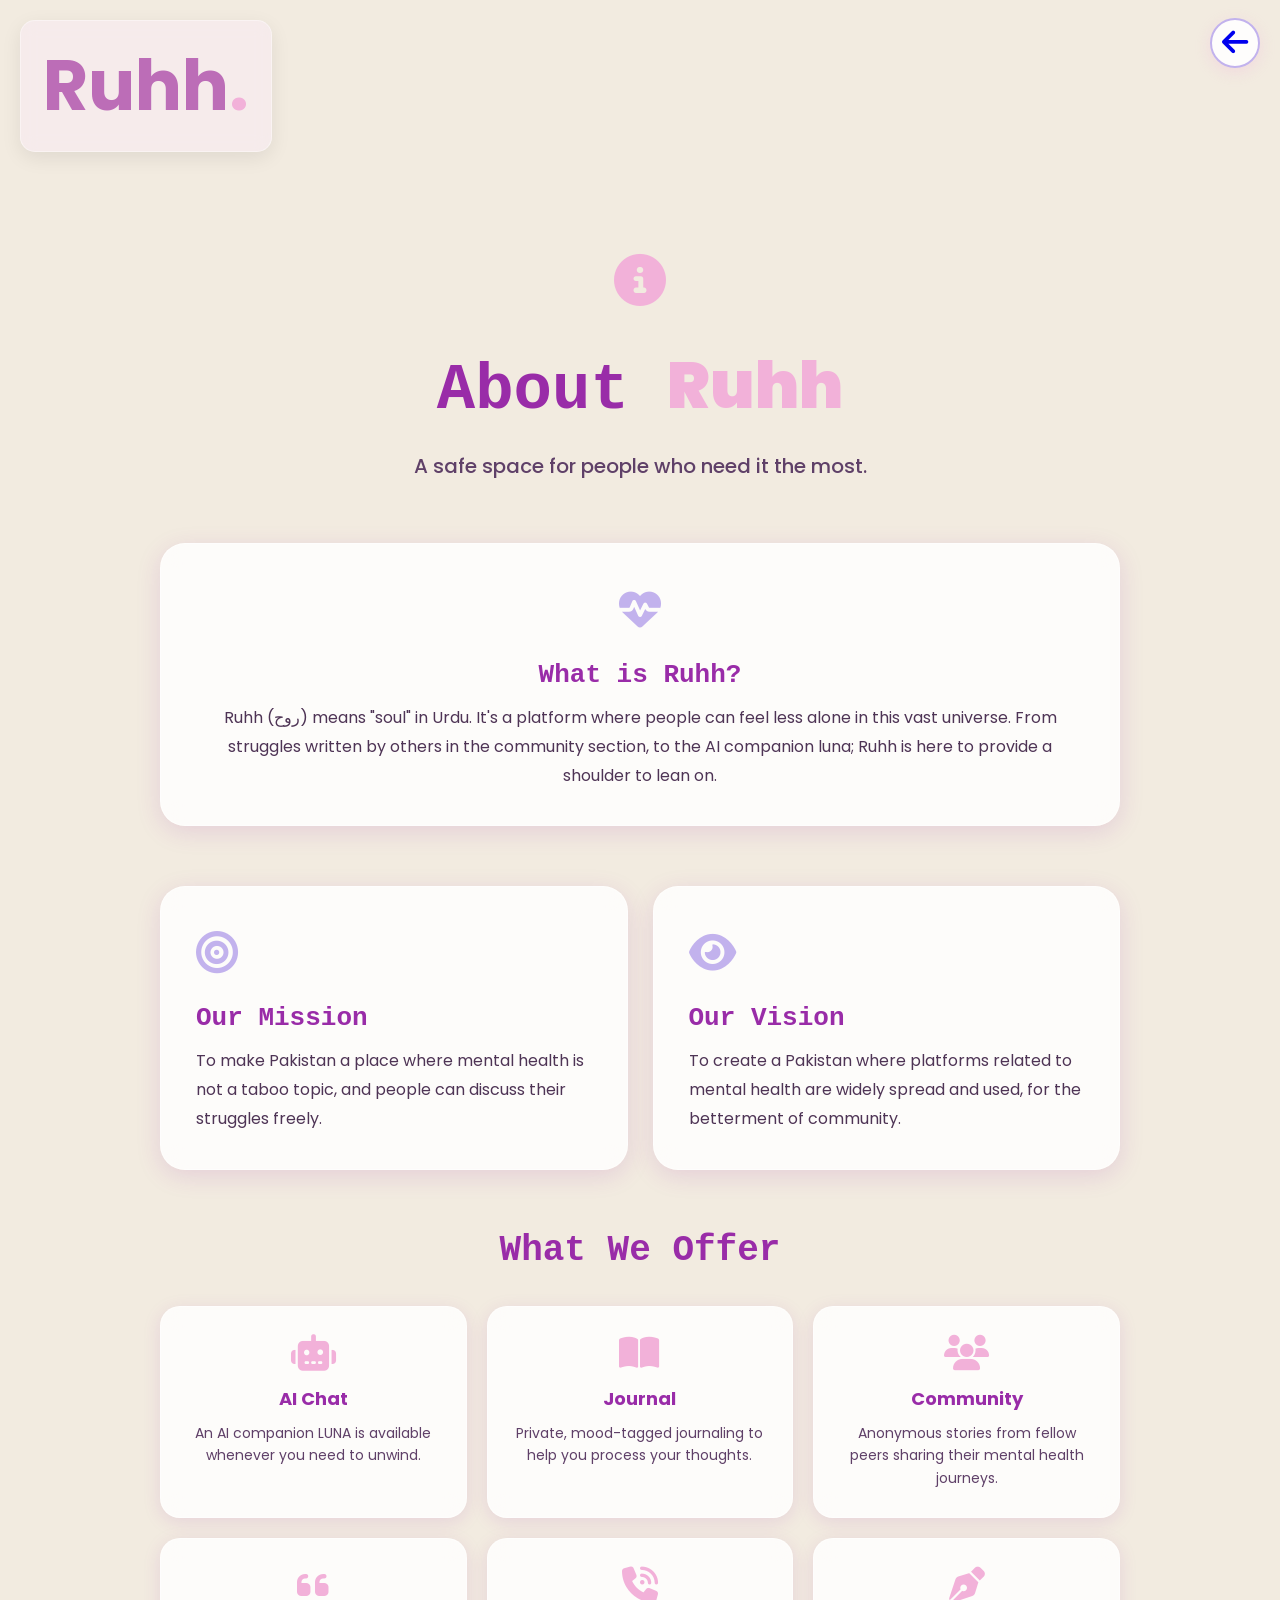
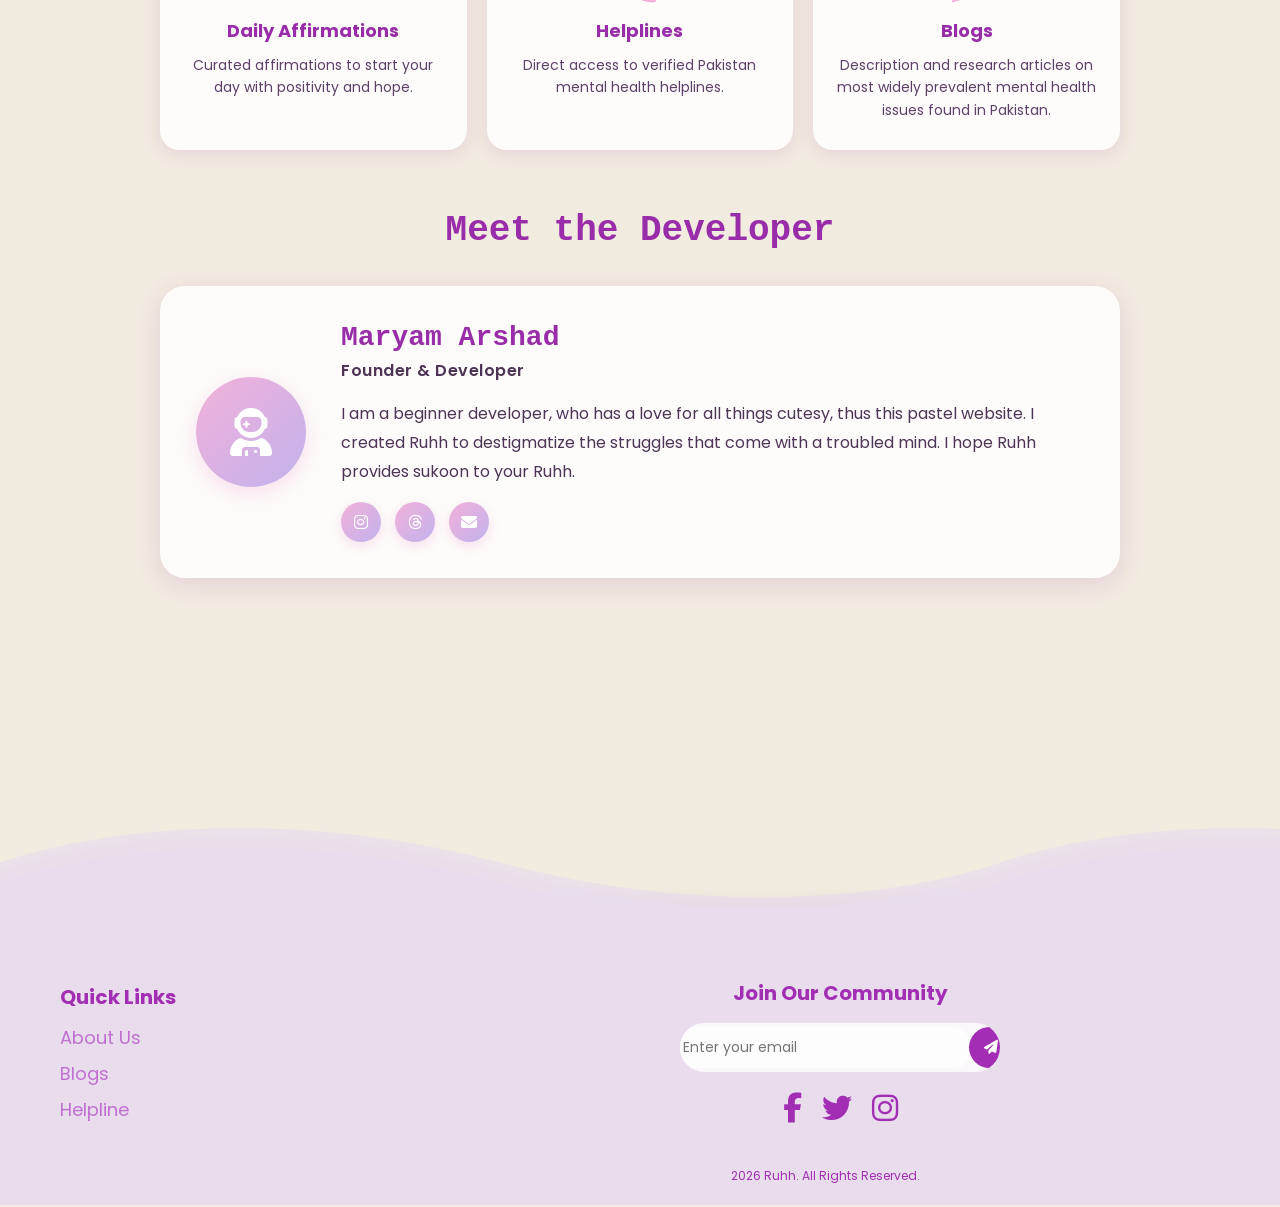
<file: about.html>
<!DOCTYPE html>
<html lang="en">
<head>
    <meta charset="UTF-8">
    <meta name="viewport" content="width=device-width, initial-scale=1.0">
    <link rel="preconnect" href="https://fonts.googleapis.com">
        <link href="https://fonts.googleapis.com/css2?family=Poppins:wght@400;500;600;700;800;900&display=swap" rel="stylesheet">
    <link href="https://cdnjs.cloudflare.com/ajax/libs/font-awesome/6.5.0/css/all.min.css" rel="stylesheet">
    <title>About Us — Ruhh</title>
    <link rel="stylesheet" href="about.css">
</head>
<body>

<a href="landing.html" class="logo"><h1>Ruhh<span>.</span></h1></a>

<div class="back-btn">
    <a href="dashboard.php"><i class="fas fa-arrow-left"></i></a>
</div>

<section class="hero">
    <div class="hero-content">
     <div class="hero-icon"><i class="fa-solid fa-circle-info"></i></div>
        <h1 class="hero-title">About <span>Ruhh</span></h1>
        <p class="hero-sub">A safe space for people who need it the most.</p>
    </div>
</section>


<section class="section">
    <div class="glass-card wide">
        <div class="card-icon"><i class="fa-solid fa-heart-pulse"></i></div>
        <h2>What is Ruhh?</h2>
        <p>
            Ruhh (روح) means "soul" in Urdu. It's a platform where people can feel less alone in this vast universe. From struggles written by others in the community section, to the AI companion luna; Ruhh is here to provide a shoulder to lean on. 
            
        </p>
    </div>
</section>


<section class="section two-col">
    <div class="glass-card">
        <div class="card-icon"><i class="fa-solid fa-bullseye"></i></div>
        <h2>Our Mission</h2>
        <p>
            To make Pakistan a place where mental health is not a taboo topic, and people can discuss their struggles freely. 
        
        </p>
    </div>
    <div class="glass-card">
        <div class="card-icon"><i class="fa-solid fa-eye"></i></div>
        <h2>Our Vision</h2>
        <p>
    To create a Pakistan where platforms related to mental health are widely spread and used, for the betterment of community.        
    
        </p>
    </div>
</section>

<section class="section">
    <h2 class="section-title">What We Offer</h2>
    <div class="features-grid">
        <div class="feature-card">
            <i class="fa-solid fa-robot"></i>
            <h3>AI Chat</h3>
            <p> An AI companion LUNA is available whenever you need to unwind.</p>
        </div>
        <div class="feature-card">
            <i class="fa-solid fa-book-open"></i>
            <h3>Journal</h3>
            <p>Private, mood-tagged journaling to help you process your thoughts.</p>
        </div>
        <div class="feature-card">
            <i class="fa-solid fa-users"></i>
            <h3>Community</h3>
            <p>Anonymous stories from fellow peers sharing their mental health journeys.</p>
        </div>
        <div class="feature-card">
            <i class="fa-solid fa-quote-left"></i>
            <h3>Daily Affirmations</h3>
            <p>Curated affirmations to start your day with positivity and hope.</p>
        </div>
        <div class="feature-card">
            <i class="fa-solid fa-phone-volume"></i>
            <h3>Helplines</h3>
            <p>Direct access to verified Pakistan mental health helplines.</p>
        </div>
        <div class="feature-card">
            <i class="fa-solid fa-pen-nib"></i>
            <h3>Blogs</h3>
            <p>Description and research articles on most widely prevalent mental health issues found in Pakistan.</p>
        </div>
    </div>
</section>


<section class="section">
    <h2 class="section-title">Meet the Developer</h2>
    <div class="glass-card creator-card">
        <div class="creator-avatar">
            <i class="fa-solid fa-user-astronaut"></i>
        </div>
        <div class="creator-info">
            <h2>Maryam Arshad</h2>
            <p class="creator-role">Founder &amp; Developer</p>
            <p class="creator-bio">
                
                I am a beginner developer, who has a love for all things cutesy, thus this pastel website. I created Ruhh to destigmatize the struggles that come with a troubled mind. I hope Ruhh provides sukoon to your Ruhh. 
            </p>
            <div class="creator-socials">
                <a href="https://www.instagram.com/enraged.maryam?igsh=a2I5MWw2OWY5ZWIw"><i class="fa-brands fa-instagram"></i></a>
                <a href="https://www.threads.com/@enraged.maryam"><i class="fa-brands fa-threads"></i></a>
                <a href="mailto:006ayeshaarshad@gmail.com"><i class="fa-solid fa-envelope"></i></a>
            </div>
        </div>
    </div>
</section>

<!-- SPACER -->
<div class="spacer"></div>

<footer class="footer">
  <div class="waves">
    <div class="wave" id="wave1"></div>
    <div class="wave" id="wave2"></div>
    <div class="wave" id="wave3"></div>
    <div class="wave" id="wave4"></div>
  </div>

  <div class="footer-links">
    <h3>Quick Links</h3>
    <a href="about.html">About Us</a>
    <a href="blogs.html">Blogs</a>
    <a href="helplines.html">Helpline</a>
  </div>

  <div class="footer-center">
    <div class="footer-top">
      <h3>Join Our Community</h3>
    </div>
    <form class="sub" id="subscribe-form">
      <input type="email" name="email" id="email-input" placeholder="Enter your email" required>
      <button type="submit"><i class="fas fa-paper-plane"></i></button>
    </form>
    <p id="subscribe-msg" style="display:none; color:#a22fb3; font-size:13px; margin-top:8px; font-family:monospace;"></p>
    <div class="socials">
      <a href="#"><i class="fa-brands fa-facebook-f"></i></a>
      <a href="#"><i class="fa-brands fa-twitter"></i></a>
      <a href="#"><i class="fa-brands fa-instagram"></i></a>
    </div>
  </div>

  <div class="footer-bottom">
    <p>2026 Ruhh. All Rights Reserved.</p>
  </div>
</footer>


<script>
document.getElementById("subscribe-form").addEventListener("submit", function(e) {
    e.preventDefault();
    const email = document.getElementById("email-input").value.trim();
    const msg = document.getElementById("subscribe-msg");
    const btn = this.querySelector("button");
    if (!email) return;
    btn.disabled = true;
    btn.innerHTML = '<i class="fas fa-spinner fa-spin"></i>';
    fetch("subscribe.php", {
        method: "POST",
        headers: { "Content-Type": "application/json" },
        body: JSON.stringify({ email })
    })
    .then(r => r.json())
    .then(data => {
        msg.style.display = "block";
        msg.textContent = data.success ? "💜 Thank you! You're now part of our community." : "Something went wrong.";
        document.getElementById("email-input").value = "";
        btn.disabled = false;
        btn.innerHTML = '<i class="fas fa-paper-plane"></i>';
        setTimeout(() => msg.style.display = "none", 4000);
    });
});
</script>
</body>
</html>
</file>
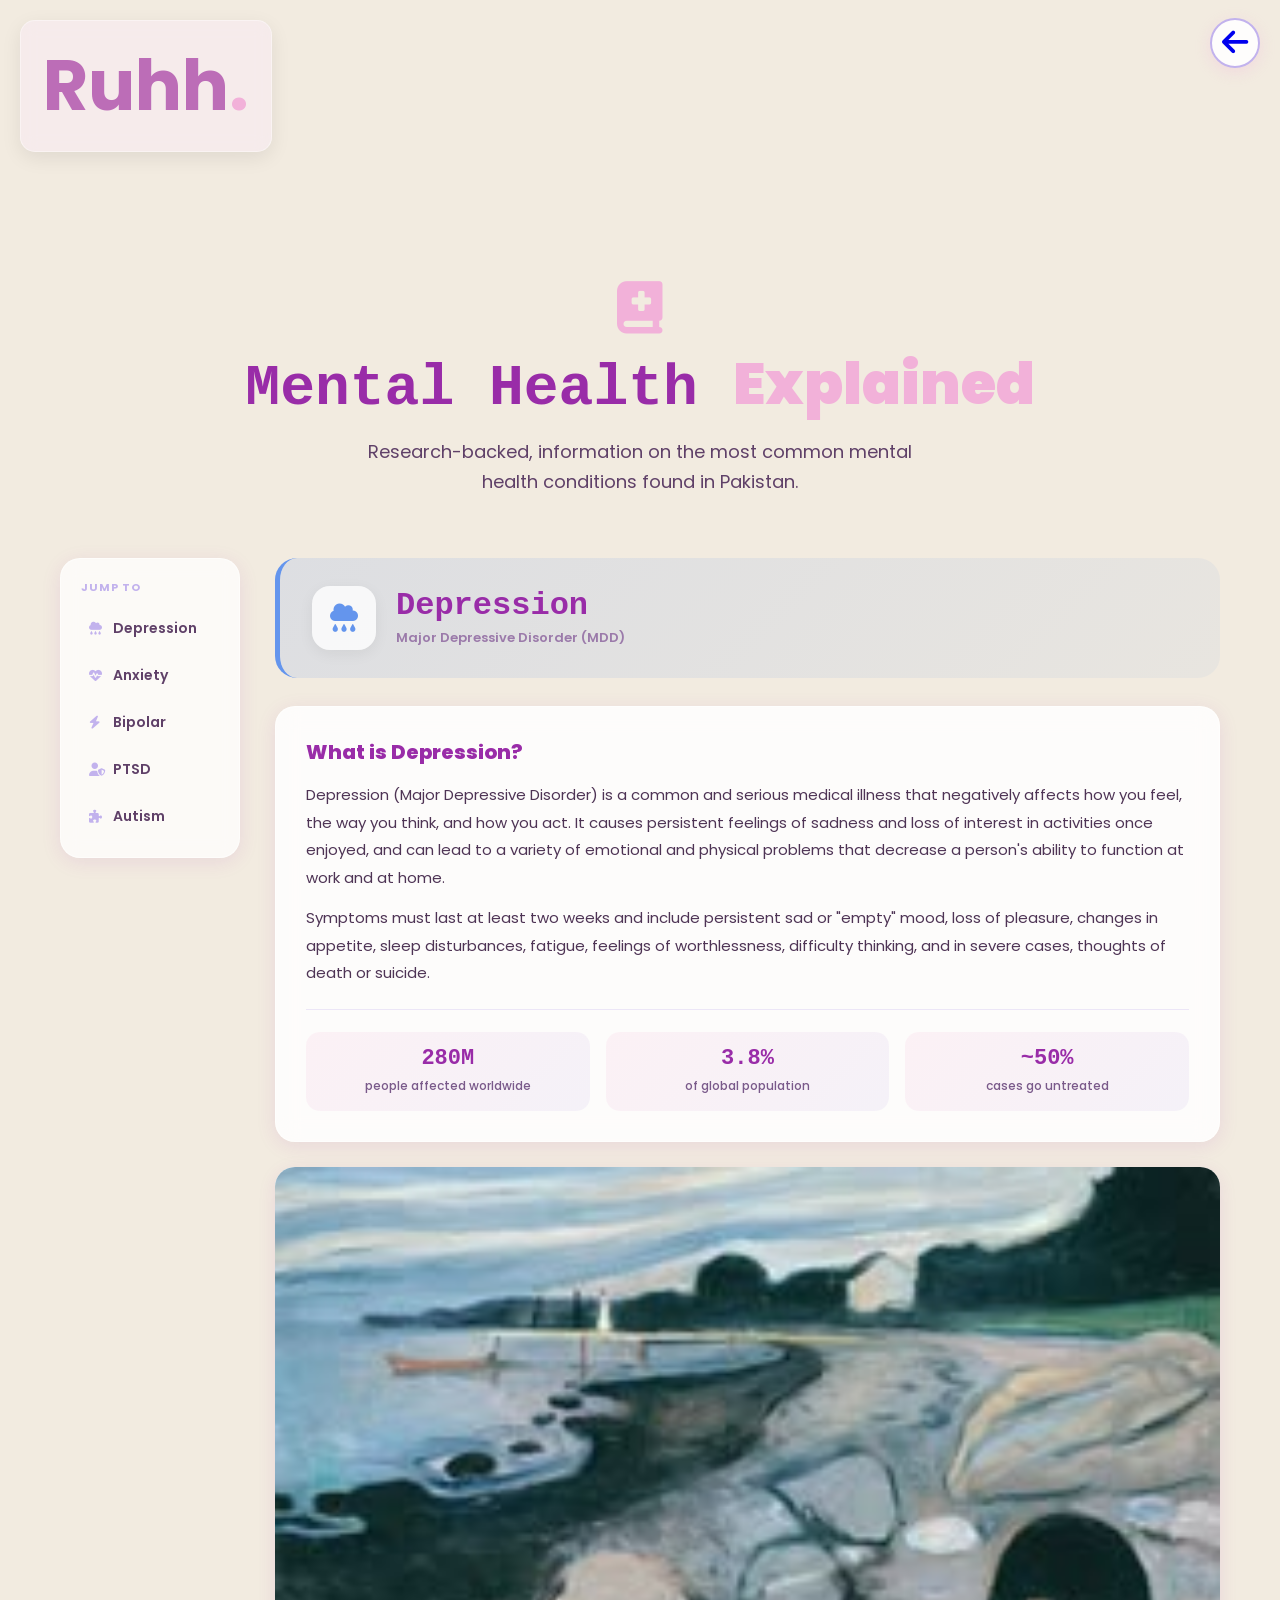
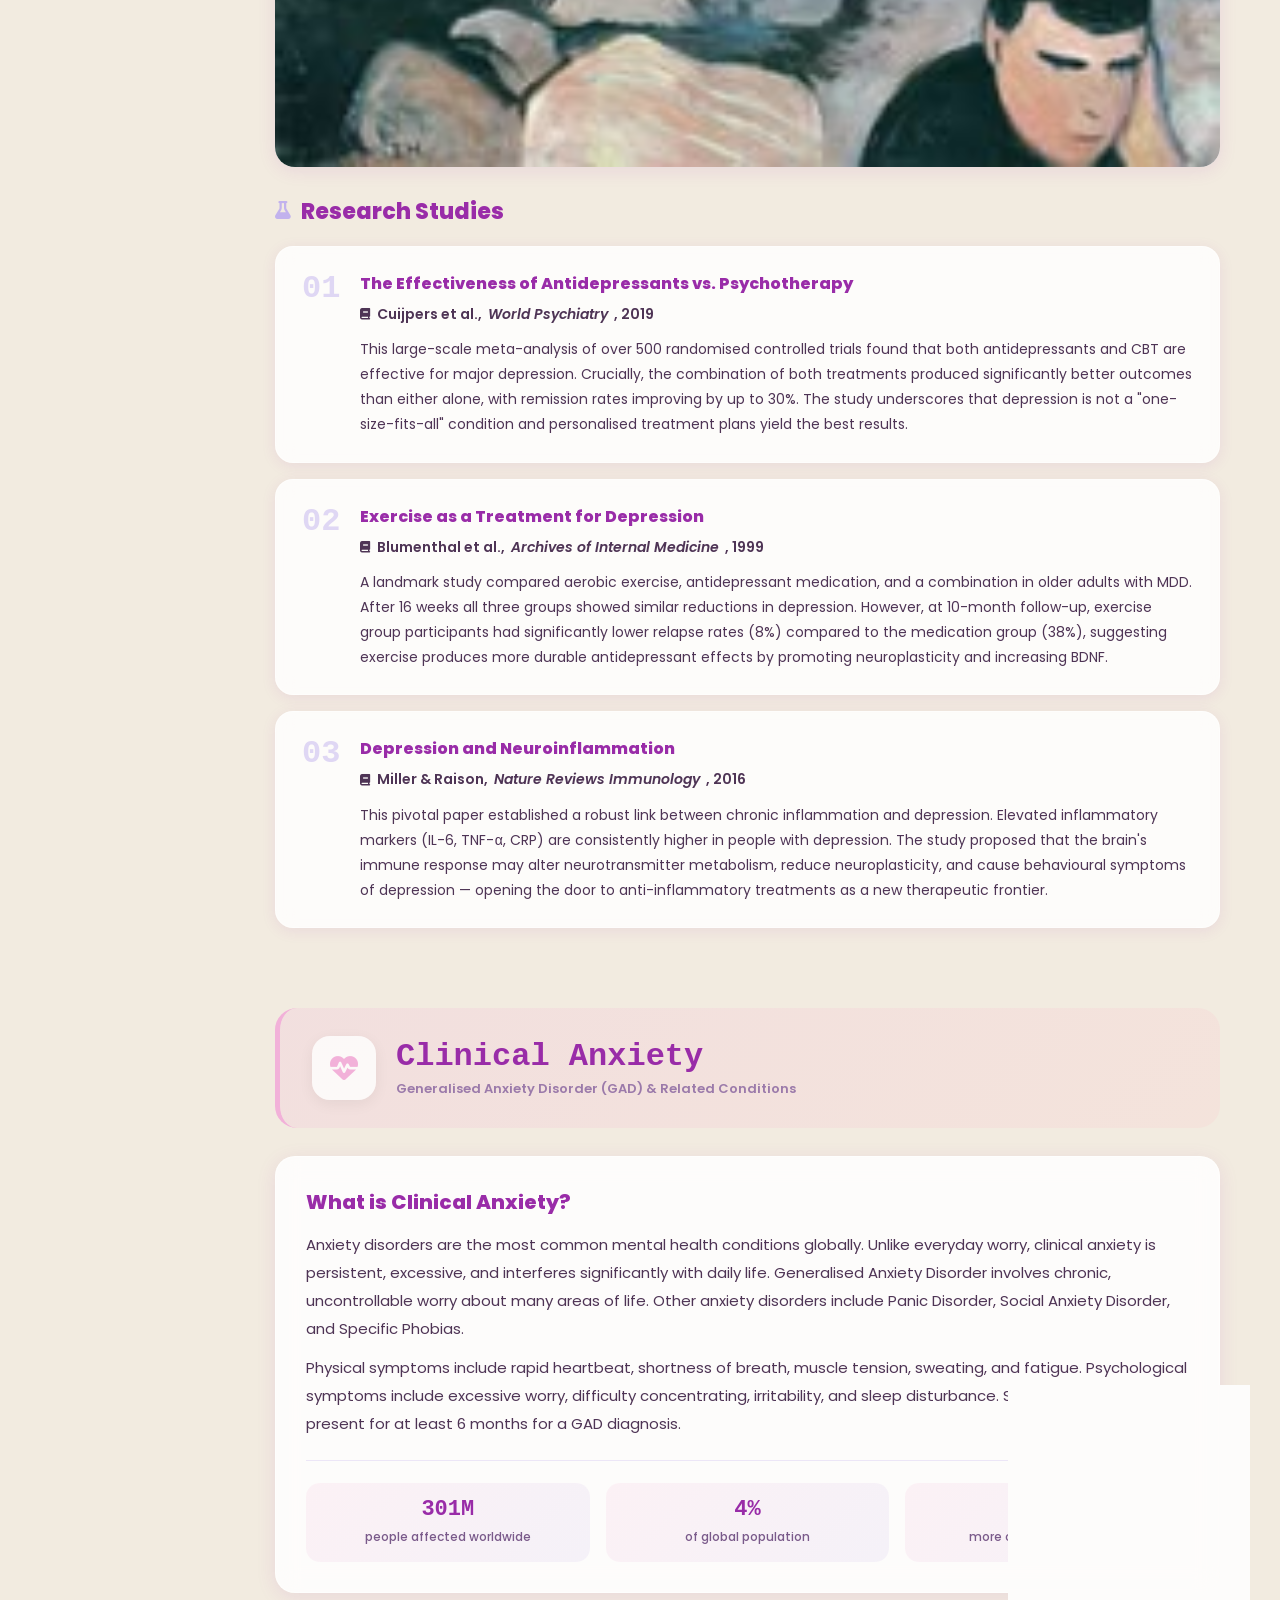
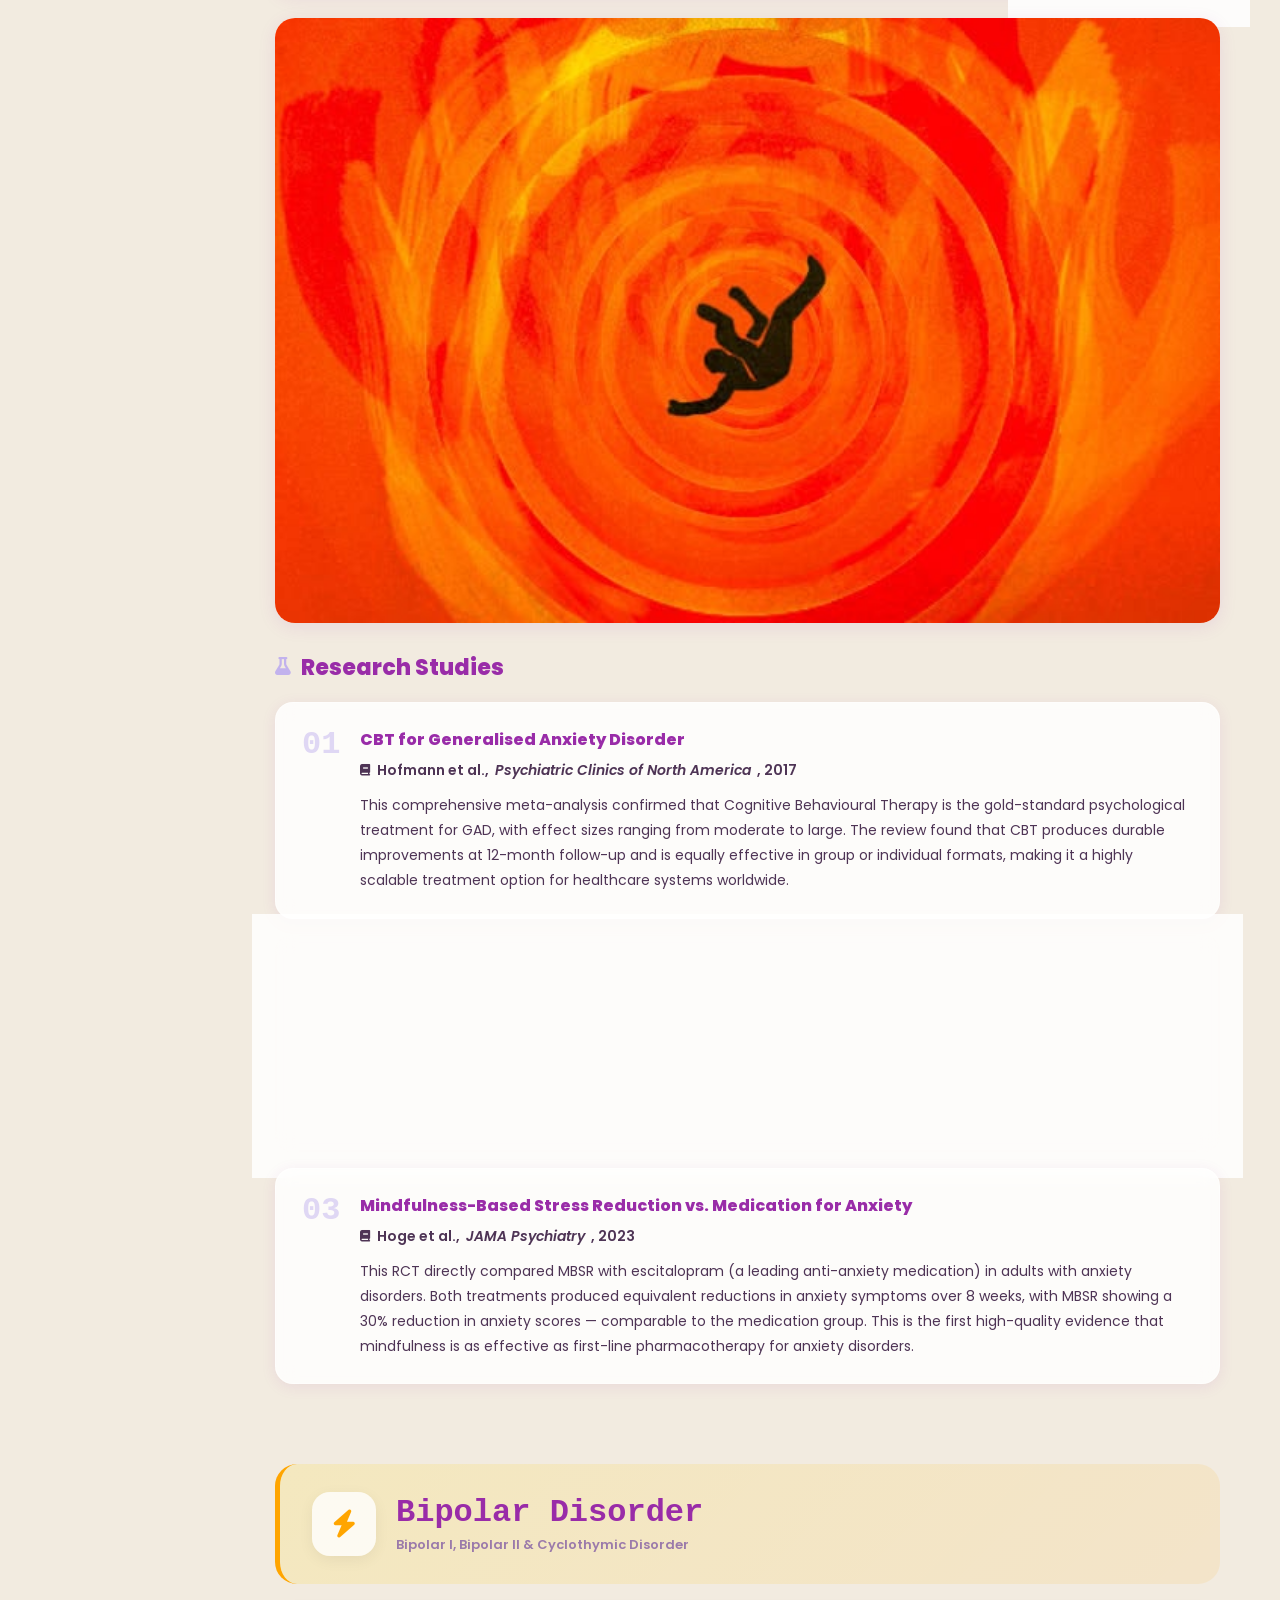
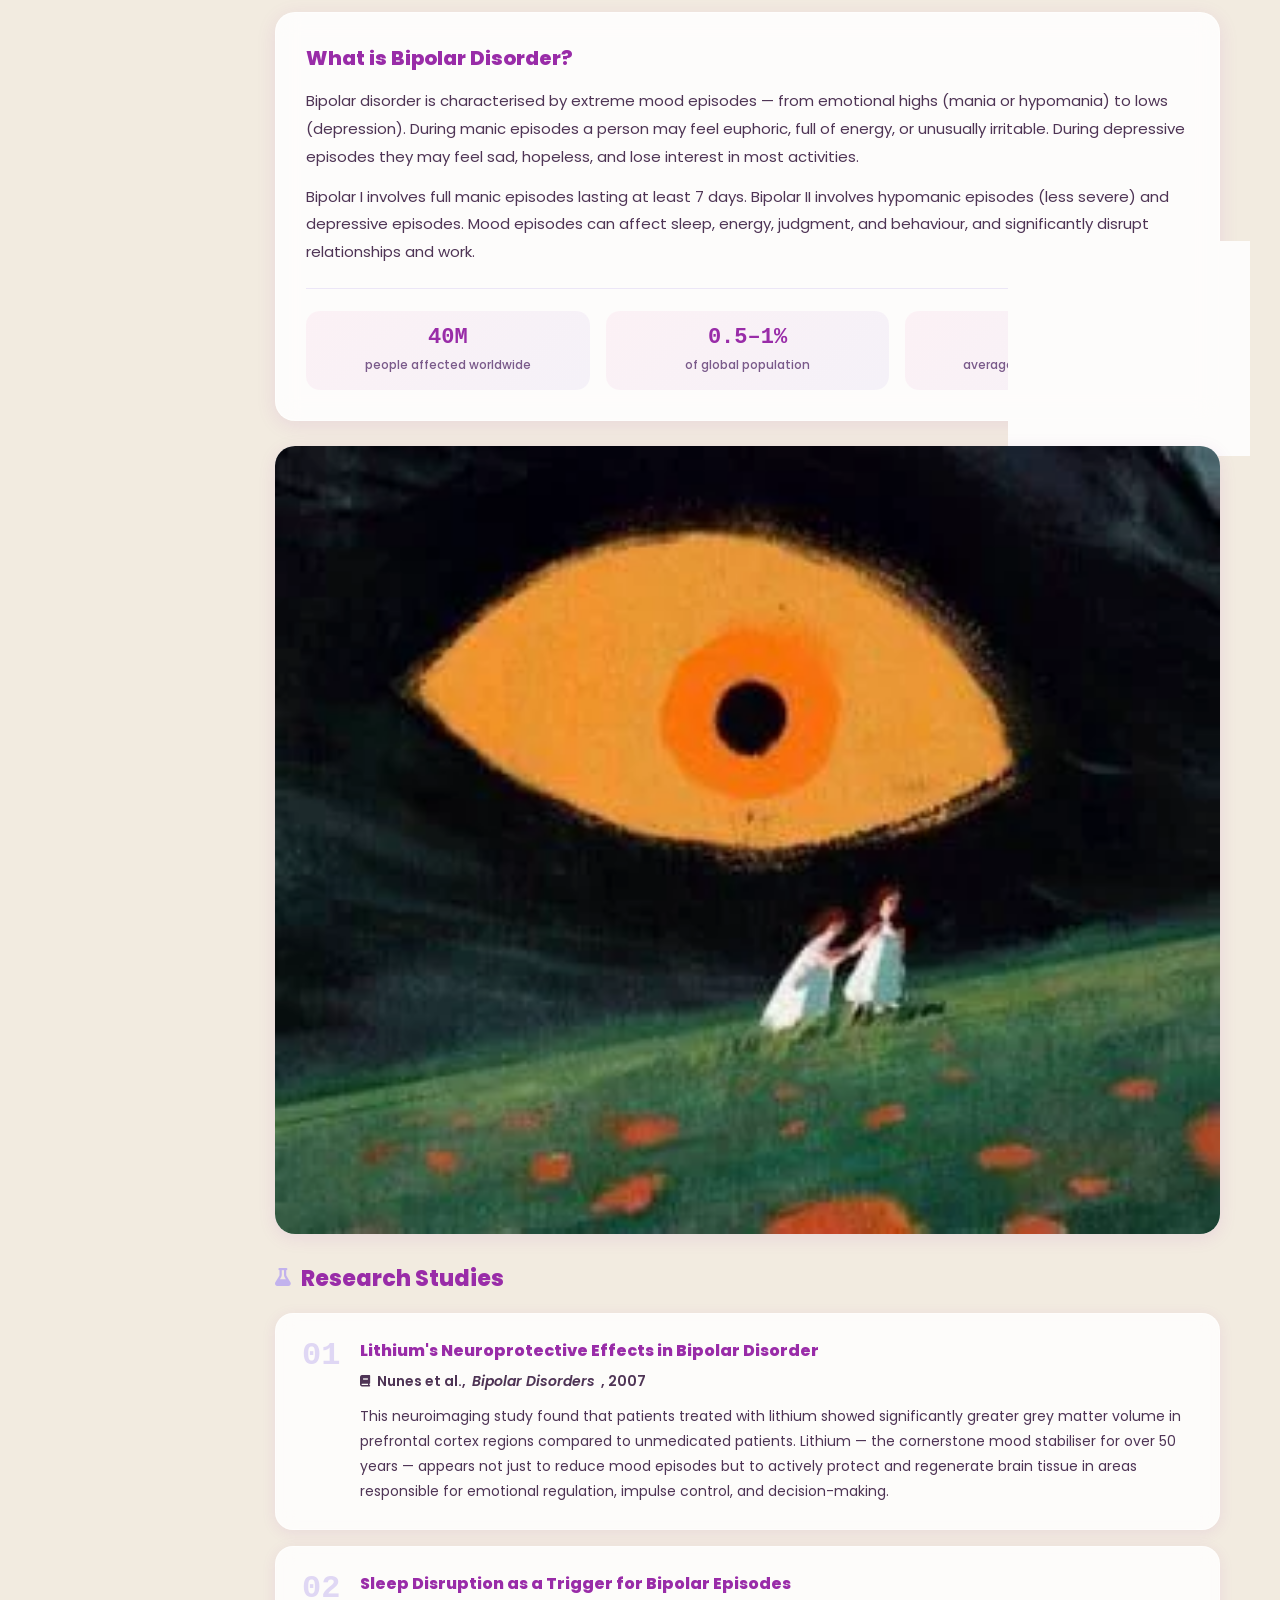
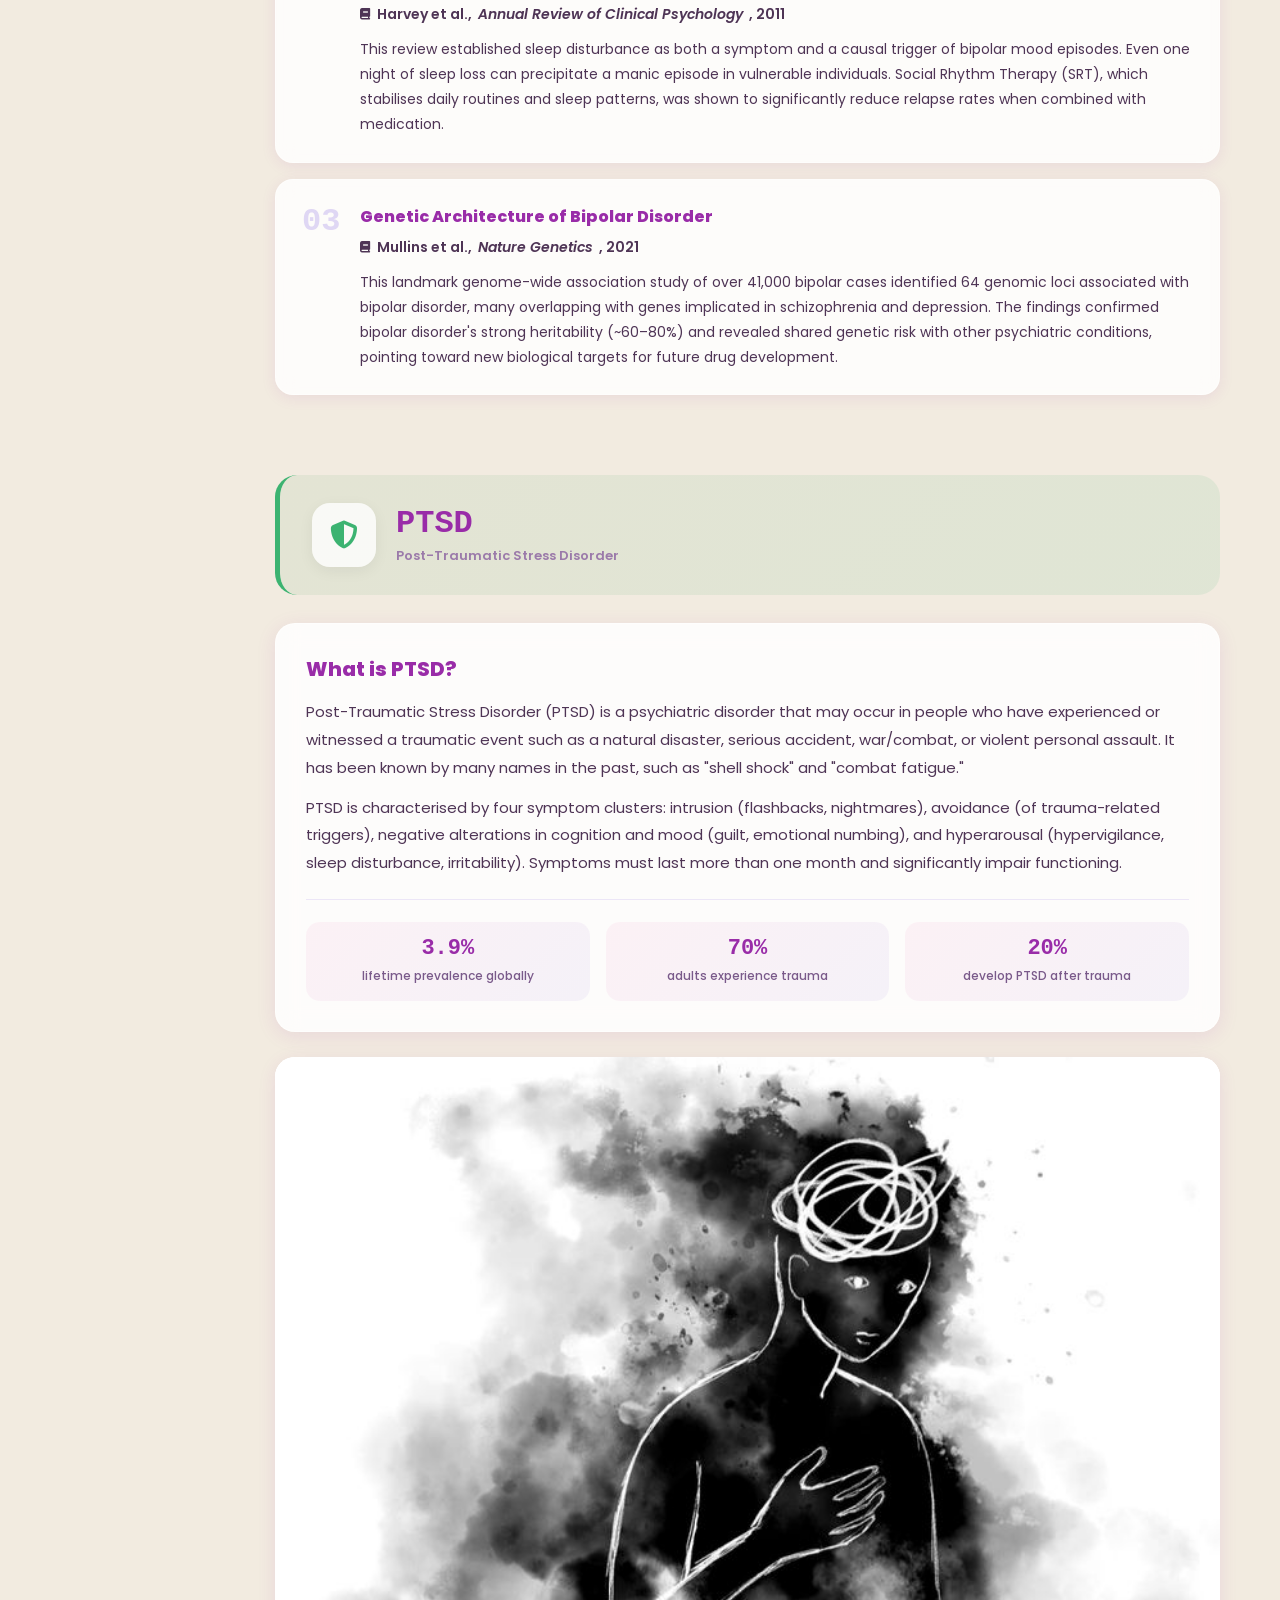
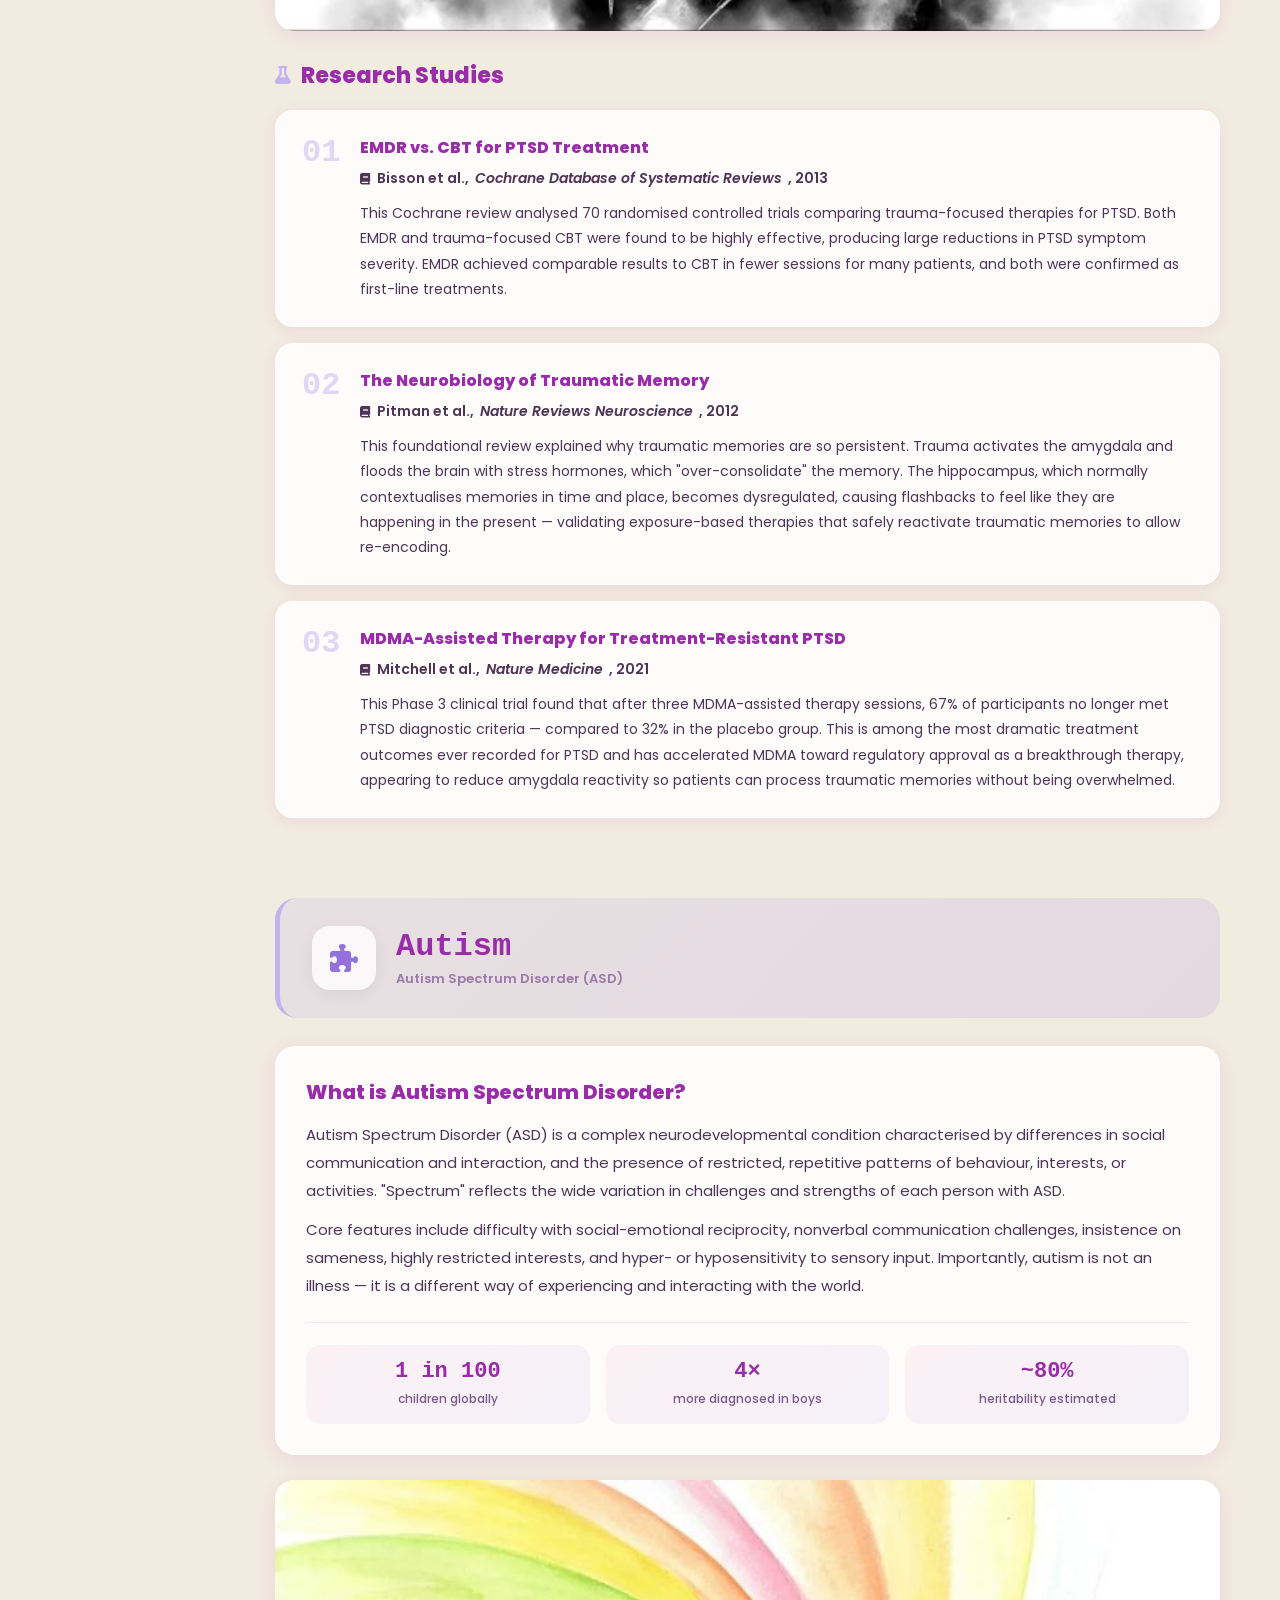
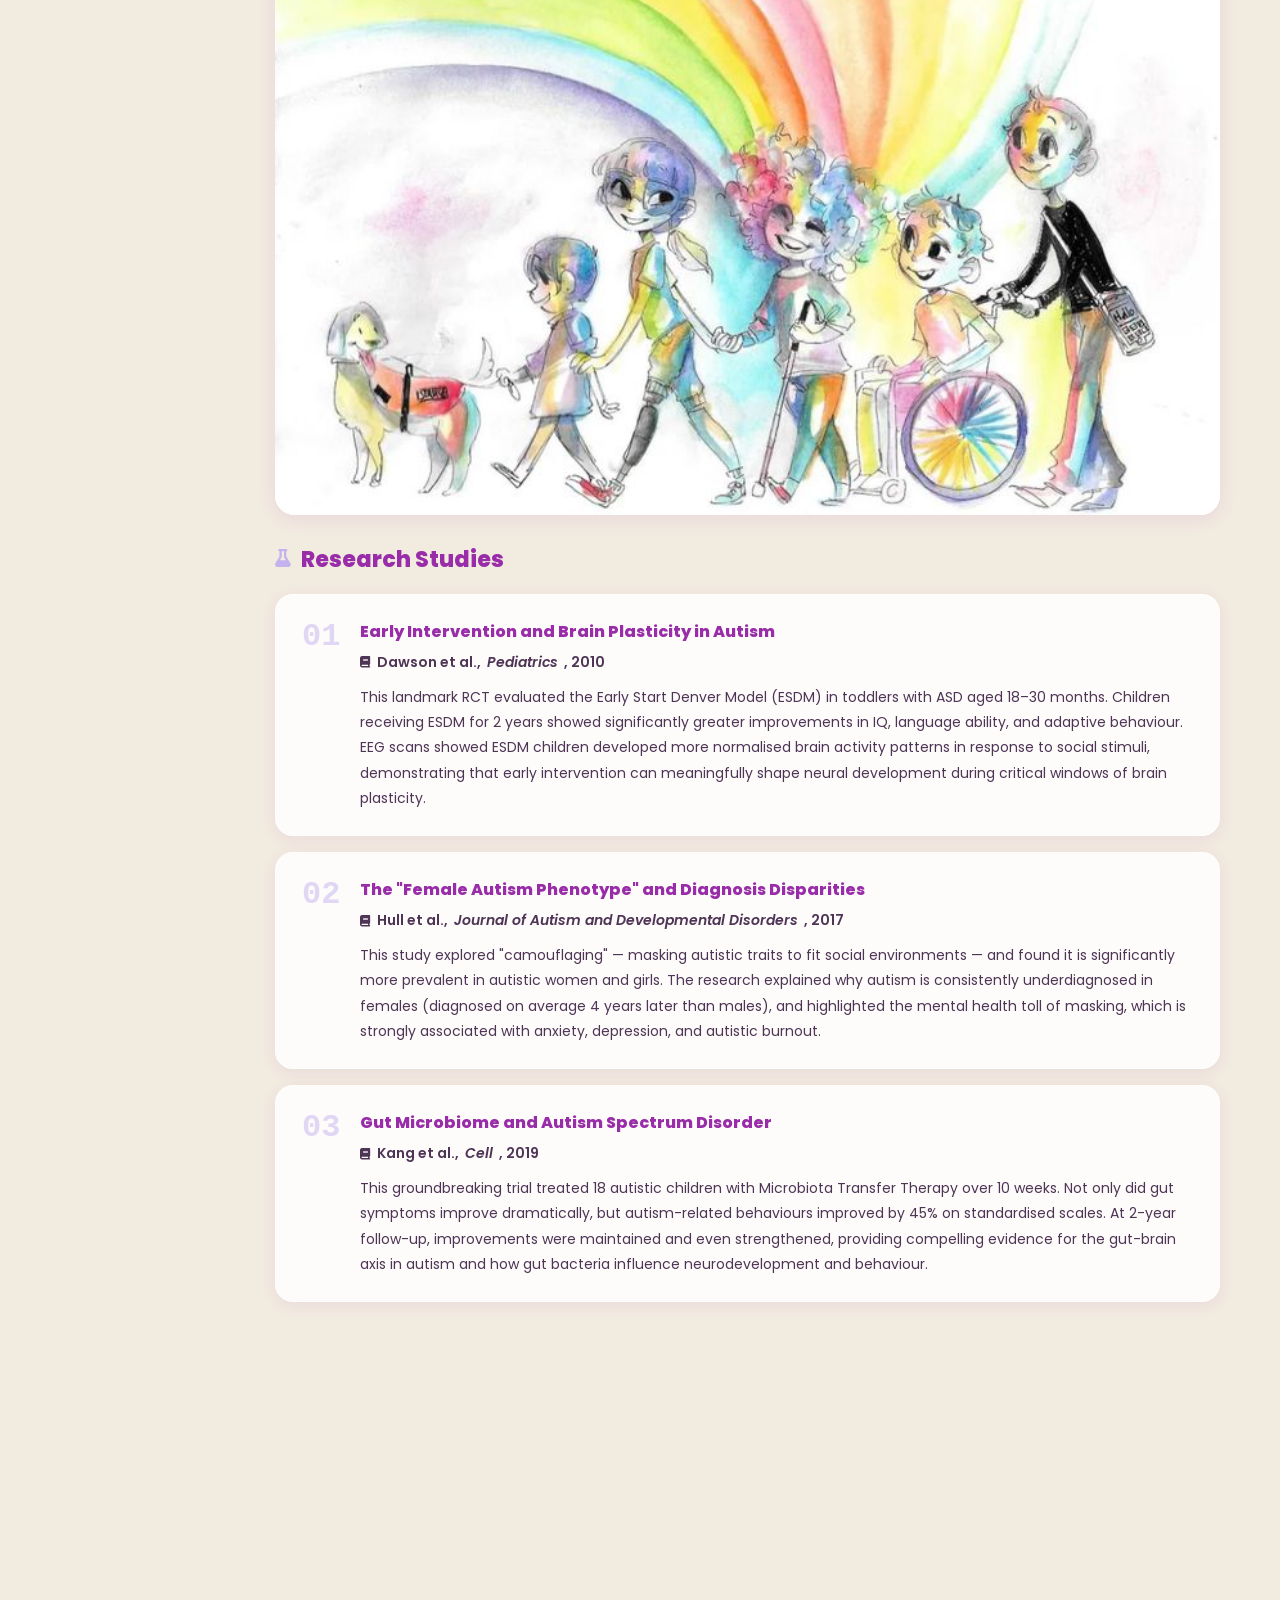
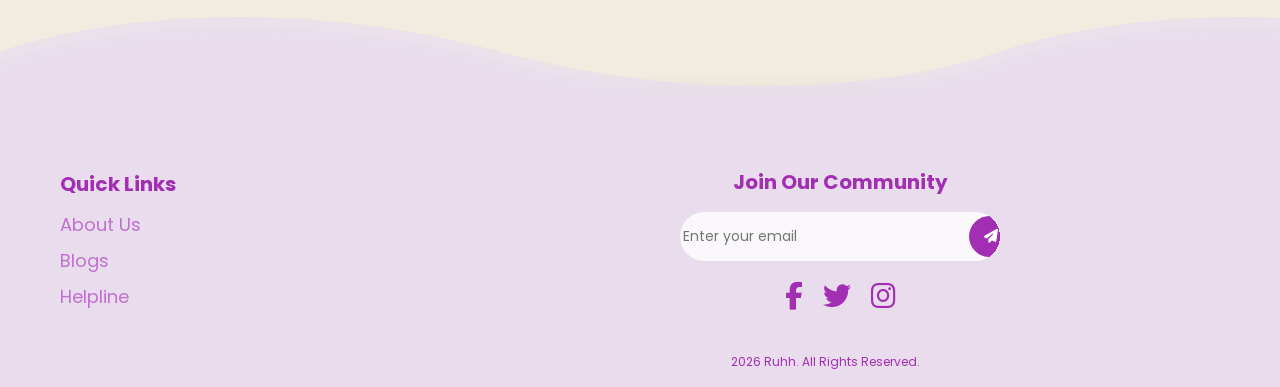
<file: blogs.html>
<!DOCTYPE html>
<html lang="en">
<head>
    <meta charset="UTF-8">
    <meta name="viewport" content="width=device-width, initial-scale=1.0">
    <link rel="preconnect" href="https://fonts.googleapis.com">
    <link href="https://fonts.googleapis.com/css2?family=Poppins:wght@400;500;600;700;800;900&display=swap" rel="stylesheet">
    <link href="https://cdnjs.cloudflare.com/ajax/libs/font-awesome/6.5.0/css/all.min.css" rel="stylesheet">
    <title>Blogs — Ruhh</title>
    <link rel="stylesheet" href="blogs.css">
</head>
<body>

<a href="landing.html" class="logo"><h1>Ruhh<span>.</span></h1></a>
<div class="back-btn"><a href="landing.html"><i class="fas fa-arrow-left"></i></a></div>

<section class="hero">
    <i class="fa-solid fa-book-medical" style="color: #f2b1d9;"></i>
    <h1 class="hero-title">Mental Health <span>Explained</span></h1>
    <p class="hero-sub">Research-backed, information on the most common mental health conditions found in Pakistan.</p>
</section>

<div class="page-layout">

<!-- STICKY SIDE NAV -->
<nav class="side-nav">
    <p class="nav-label">Jump to</p>
    <a href="#depression" class="nav-link"><i class="fa-solid fa-cloud-rain"></i> Depression</a>
    <a href="#anxiety"    class="nav-link"><i class="fa-solid fa-heart-pulse"></i> Anxiety</a>
    <a href="#bipolar"    class="nav-link"><i class="fa-solid fa-bolt"></i> Bipolar</a>
    <a href="#ptsd"       class="nav-link"><i class="fa-solid fa-user-shield"></i> PTSD</a>
    <a href="#autism"     class="nav-link"><i class="fa-solid fa-puzzle-piece"></i> Autism</a>
</nav>

<main class="blog-content">

<!-- ══ DEPRESSION ══ -->
<section id="depression" class="blog-section">
    <div class="section-header depression-header">
        <div class="section-icon"><i class="fa-solid fa-cloud-rain"></i></div>
        <div><h2>Depression</h2><p class="section-tag">Major Depressive Disorder (MDD)</p></div>
    </div>
    <div class="definition-card">
        <h3>What is Depression?</h3>
        <p>Depression (Major Depressive Disorder) is a common and serious medical illness that negatively affects how you feel, the way you think, and how you act. It causes persistent feelings of sadness and loss of interest in activities once enjoyed, and can lead to a variety of emotional and physical problems that decrease a person's ability to function at work and at home.</p>
        <p>Symptoms must last at least two weeks and include persistent sad or "empty" mood, loss of pleasure, changes in appetite, sleep disturbances, fatigue, feelings of worthlessness, difficulty thinking, and in severe cases, thoughts of death or suicide.</p>
        <div class="stat-row">
            <div class="stat"><span>280M</span><p>people affected worldwide</p></div>
            <div class="stat"><span>3.8%</span><p>of global population</p></div>
            <div class="stat"><span>~50%</span><p>cases go untreated</p></div>
        </div>
    </div>
    <div class="image-placeholder">
        <img src="depresion.jpg" alt="Depression" onerror="this.style.display='none';this.nextElementSibling.style.display='flex'">
        <div class="img-fallback"><i class="fa-solid fa-image"></i><span>Add image: depression_img.jpg</span></div>
    </div>
    <h3 class="studies-title"><i class="fa-solid fa-flask"></i> Research Studies</h3>
    <div class="study-card">
        <div class="study-number">01</div>
        <div class="study-body">
            <h4>The Effectiveness of Antidepressants vs. Psychotherapy</h4>
            <p class="study-meta"><i class="fa-solid fa-book"></i> Cuijpers et al., <em>World Psychiatry</em>, 2019</p>
            <p>This large-scale meta-analysis of over 500 randomised controlled trials found that both antidepressants and CBT are effective for major depression. Crucially, the combination of both treatments produced significantly better outcomes than either alone, with remission rates improving by up to 30%. The study underscores that depression is not a "one-size-fits-all" condition and personalised treatment plans yield the best results.</p>
        </div>
    </div>
    <div class="study-card">
        <div class="study-number">02</div>
        <div class="study-body">
            <h4>Exercise as a Treatment for Depression</h4>
            <p class="study-meta"><i class="fa-solid fa-book"></i> Blumenthal et al., <em>Archives of Internal Medicine</em>, 1999</p>
            <p>A landmark study compared aerobic exercise, antidepressant medication, and a combination in older adults with MDD. After 16 weeks all three groups showed similar reductions in depression. However, at 10-month follow-up, exercise group participants had significantly lower relapse rates (8%) compared to the medication group (38%), suggesting exercise produces more durable antidepressant effects by promoting neuroplasticity and increasing BDNF.</p>
        </div>
    </div>
    <div class="study-card">
        <div class="study-number">03</div>
        <div class="study-body">
            <h4>Depression and Neuroinflammation</h4>
            <p class="study-meta"><i class="fa-solid fa-book"></i> Miller &amp; Raison, <em>Nature Reviews Immunology</em>, 2016</p>
            <p>This pivotal paper established a robust link between chronic inflammation and depression. Elevated inflammatory markers (IL-6, TNF-α, CRP) are consistently higher in people with depression. The study proposed that the brain's immune response may alter neurotransmitter metabolism, reduce neuroplasticity, and cause behavioural symptoms of depression — opening the door to anti-inflammatory treatments as a new therapeutic frontier.</p>
        </div>
    </div>
</section>

<!-- ══ ANXIETY ══ -->
<section id="anxiety" class="blog-section">
    <div class="section-header anxiety-header">
        <div class="section-icon"><i class="fa-solid fa-heart-pulse"></i></div>
        <div><h2>Clinical Anxiety</h2><p class="section-tag">Generalised Anxiety Disorder (GAD) &amp; Related Conditions</p></div>
    </div>
    <div class="definition-card">
        <h3>What is Clinical Anxiety?</h3>
        <p>Anxiety disorders are the most common mental health conditions globally. Unlike everyday worry, clinical anxiety is persistent, excessive, and interferes significantly with daily life. Generalised Anxiety Disorder involves chronic, uncontrollable worry about many areas of life. Other anxiety disorders include Panic Disorder, Social Anxiety Disorder, and Specific Phobias.</p>
        <p>Physical symptoms include rapid heartbeat, shortness of breath, muscle tension, sweating, and fatigue. Psychological symptoms include excessive worry, difficulty concentrating, irritability, and sleep disturbance. Symptoms must be present for at least 6 months for a GAD diagnosis.</p>
        <div class="stat-row">
            <div class="stat"><span>301M</span><p>people affected worldwide</p></div>
            <div class="stat"><span>4%</span><p>of global population</p></div>
            <div class="stat"><span>2×</span><p>more common in women</p></div>
        </div>
    </div>
    <div class="image-placeholder">
        <img src="anxiety.jpg" alt="Anxiety" onerror="this.style.display='none';this.nextElementSibling.style.display='flex'">
        <div class="img-fallback"><i class="fa-solid fa-image"></i><span>Add image: anxiety_img.jpg</span></div>
    </div>
    <h3 class="studies-title"><i class="fa-solid fa-flask"></i> Research Studies</h3>
    <div class="study-card">
        <div class="study-number">01</div>
        <div class="study-body">
            <h4>CBT for Generalised Anxiety Disorder</h4>
            <p class="study-meta"><i class="fa-solid fa-book"></i> Hofmann et al., <em>Psychiatric Clinics of North America</em>, 2017</p>
            <p>This comprehensive meta-analysis confirmed that Cognitive Behavioural Therapy is the gold-standard psychological treatment for GAD, with effect sizes ranging from moderate to large. The review found that CBT produces durable improvements at 12-month follow-up and is equally effective in group or individual formats, making it a highly scalable treatment option for healthcare systems worldwide.</p>
        </div>
    </div>
    <div class="study-card">
        <div class="study-number">02</div>
        <div class="study-body">
            <h4>The Amygdala's Role in Anxiety</h4>
            <p class="study-meta"><i class="fa-solid fa-book"></i> LeDoux &amp; Pine, <em>American Journal of Psychiatry</em>, 2016</p>
            <p>This influential neuroscience paper demonstrated via neuroimaging that the amygdala, the brain's threat-detection hub, becomes hyperreactive in anxiety disorders, triggering defensive responses even in the absence of real danger. This research reshaped treatment approaches, explaining why both top-down (CBT, mindfulness) and bottom-up (medication) approaches are necessary for complete symptom relief.</p>
        </div>
    </div>
    <div class="study-card">
        <div class="study-number">03</div>
        <div class="study-body">
            <h4>Mindfulness-Based Stress Reduction vs. Medication for Anxiety</h4>
            <p class="study-meta"><i class="fa-solid fa-book"></i> Hoge et al., <em>JAMA Psychiatry</em>, 2023</p>
            <p>This RCT directly compared MBSR with escitalopram (a leading anti-anxiety medication) in adults with anxiety disorders. Both treatments produced equivalent reductions in anxiety symptoms over 8 weeks, with MBSR showing a 30% reduction in anxiety scores — comparable to the medication group. This is the first high-quality evidence that mindfulness is as effective as first-line pharmacotherapy for anxiety disorders.</p>
        </div>
    </div>
</section>

<!-- ══ BIPOLAR ══ -->
<section id="bipolar" class="blog-section">
    <div class="section-header bipolar-header">
        <div class="section-icon"><i class="fa-solid fa-bolt"></i></div>
        <div><h2>Bipolar Disorder</h2><p class="section-tag">Bipolar I, Bipolar II &amp; Cyclothymic Disorder</p></div>
    </div>
    <div class="definition-card">
        <h3>What is Bipolar Disorder?</h3>
        <p>Bipolar disorder is characterised by extreme mood episodes — from emotional highs (mania or hypomania) to lows (depression). During manic episodes a person may feel euphoric, full of energy, or unusually irritable. During depressive episodes they may feel sad, hopeless, and lose interest in most activities.</p>
        <p>Bipolar I involves full manic episodes lasting at least 7 days. Bipolar II involves hypomanic episodes (less severe) and depressive episodes. Mood episodes can affect sleep, energy, judgment, and behaviour, and significantly disrupt relationships and work.</p>
        <div class="stat-row">
            <div class="stat"><span>40M</span><p>people affected worldwide</p></div>
            <div class="stat"><span>0.5–1%</span><p>of global population</p></div>
            <div class="stat"><span>10 yrs</span><p>average delay to diagnosis</p></div>
        </div>
    </div>
    <div class="image-placeholder">
        <img src="bpd.webp" alt="Bipolar" onerror="this.style.display='none';this.nextElementSibling.style.display='flex'">
        <div class="img-fallback"><i class="fa-solid fa-image"></i><span>Add image: bipolar_img.jpg</span></div>
    </div>
    <h3 class="studies-title"><i class="fa-solid fa-flask"></i> Research Studies</h3>
    <div class="study-card">
        <div class="study-number">01</div>
        <div class="study-body">
            <h4>Lithium's Neuroprotective Effects in Bipolar Disorder</h4>
            <p class="study-meta"><i class="fa-solid fa-book"></i> Nunes et al., <em>Bipolar Disorders</em>, 2007</p>
            <p>This neuroimaging study found that patients treated with lithium showed significantly greater grey matter volume in prefrontal cortex regions compared to unmedicated patients. Lithium — the cornerstone mood stabiliser for over 50 years — appears not just to reduce mood episodes but to actively protect and regenerate brain tissue in areas responsible for emotional regulation, impulse control, and decision-making.</p>
        </div>
    </div>
    <div class="study-card">
        <div class="study-number">02</div>
        <div class="study-body">
            <h4>Sleep Disruption as a Trigger for Bipolar Episodes</h4>
            <p class="study-meta"><i class="fa-solid fa-book"></i> Harvey et al., <em>Annual Review of Clinical Psychology</em>, 2011</p>
            <p>This review established sleep disturbance as both a symptom and a causal trigger of bipolar mood episodes. Even one night of sleep loss can precipitate a manic episode in vulnerable individuals. Social Rhythm Therapy (SRT), which stabilises daily routines and sleep patterns, was shown to significantly reduce relapse rates when combined with medication.</p>
        </div>
    </div>
    <div class="study-card">
        <div class="study-number">03</div>
        <div class="study-body">
            <h4>Genetic Architecture of Bipolar Disorder</h4>
            <p class="study-meta"><i class="fa-solid fa-book"></i> Mullins et al., <em>Nature Genetics</em>, 2021</p>
            <p>This landmark genome-wide association study of over 41,000 bipolar cases identified 64 genomic loci associated with bipolar disorder, many overlapping with genes implicated in schizophrenia and depression. The findings confirmed bipolar disorder's strong heritability (~60–80%) and revealed shared genetic risk with other psychiatric conditions, pointing toward new biological targets for future drug development.</p>
        </div>
    </div>
</section>

<!-- ══ PTSD ══ -->
<section id="ptsd" class="blog-section">
    <div class="section-header ptsd-header">
        <div class="section-icon"><i class="fa-solid fa-shield-halved"></i></div>
        <div><h2>PTSD</h2><p class="section-tag">Post-Traumatic Stress Disorder</p></div>
    </div>
    <div class="definition-card">
        <h3>What is PTSD?</h3>
        <p>Post-Traumatic Stress Disorder (PTSD) is a psychiatric disorder that may occur in people who have experienced or witnessed a traumatic event such as a natural disaster, serious accident, war/combat, or violent personal assault. It has been known by many names in the past, such as "shell shock" and "combat fatigue."</p>
        <p>PTSD is characterised by four symptom clusters: intrusion (flashbacks, nightmares), avoidance (of trauma-related triggers), negative alterations in cognition and mood (guilt, emotional numbing), and hyperarousal (hypervigilance, sleep disturbance, irritability). Symptoms must last more than one month and significantly impair functioning.</p>
        <div class="stat-row">
            <div class="stat"><span>3.9%</span><p>lifetime prevalence globally</p></div>
            <div class="stat"><span>70%</span><p>adults experience trauma</p></div>
            <div class="stat"><span>20%</span><p>develop PTSD after trauma</p></div>
        </div>
    </div>
    <div class="image-placeholder">
        <img src="ptsd.jpg" alt="PTSD" onerror="this.style.display='none';this.nextElementSibling.style.display='flex'">
        <div class="img-fallback"><i class="fa-solid fa-image"></i><span>Add image: ptsd_img.jpg</span></div>
    </div>
    <h3 class="studies-title"><i class="fa-solid fa-flask"></i> Research Studies</h3>
    <div class="study-card">
        <div class="study-number">01</div>
        <div class="study-body">
            <h4>EMDR vs. CBT for PTSD Treatment</h4>
            <p class="study-meta"><i class="fa-solid fa-book"></i> Bisson et al., <em>Cochrane Database of Systematic Reviews</em>, 2013</p>
            <p>This Cochrane review analysed 70 randomised controlled trials comparing trauma-focused therapies for PTSD. Both EMDR and trauma-focused CBT were found to be highly effective, producing large reductions in PTSD symptom severity. EMDR achieved comparable results to CBT in fewer sessions for many patients, and both were confirmed as first-line treatments.</p>
        </div>
    </div>
    <div class="study-card">
        <div class="study-number">02</div>
        <div class="study-body">
            <h4>The Neurobiology of Traumatic Memory</h4>
            <p class="study-meta"><i class="fa-solid fa-book"></i> Pitman et al., <em>Nature Reviews Neuroscience</em>, 2012</p>
            <p>This foundational review explained why traumatic memories are so persistent. Trauma activates the amygdala and floods the brain with stress hormones, which "over-consolidate" the memory. The hippocampus, which normally contextualises memories in time and place, becomes dysregulated, causing flashbacks to feel like they are happening in the present — validating exposure-based therapies that safely reactivate traumatic memories to allow re-encoding.</p>
        </div>
    </div>
    <div class="study-card">
        <div class="study-number">03</div>
        <div class="study-body">
            <h4>MDMA-Assisted Therapy for Treatment-Resistant PTSD</h4>
            <p class="study-meta"><i class="fa-solid fa-book"></i> Mitchell et al., <em>Nature Medicine</em>, 2021</p>
            <p>This Phase 3 clinical trial found that after three MDMA-assisted therapy sessions, 67% of participants no longer met PTSD diagnostic criteria — compared to 32% in the placebo group. This is among the most dramatic treatment outcomes ever recorded for PTSD and has accelerated MDMA toward regulatory approval as a breakthrough therapy, appearing to reduce amygdala reactivity so patients can process traumatic memories without being overwhelmed.</p>
        </div>
    </div>
</section>

<!-- ══ AUTISM ══ -->
<section id="autism" class="blog-section">
    <div class="section-header autism-header">
        <div class="section-icon"><i class="fa-solid fa-puzzle-piece"></i></div>
        <div><h2>Autism</h2><p class="section-tag">Autism Spectrum Disorder (ASD)</p></div>
    </div>
    <div class="definition-card">
        <h3>What is Autism Spectrum Disorder?</h3>
        <p>Autism Spectrum Disorder (ASD) is a complex neurodevelopmental condition characterised by differences in social communication and interaction, and the presence of restricted, repetitive patterns of behaviour, interests, or activities. "Spectrum" reflects the wide variation in challenges and strengths of each person with ASD.</p>
        <p>Core features include difficulty with social-emotional reciprocity, nonverbal communication challenges, insistence on sameness, highly restricted interests, and hyper- or hyposensitivity to sensory input. Importantly, autism is not an illness — it is a different way of experiencing and interacting with the world.</p>
        <div class="stat-row">
            <div class="stat"><span>1 in 100</span><p>children globally</p></div>
            <div class="stat"><span>4×</span><p>more diagnosed in boys</p></div>
            <div class="stat"><span>~80%</span><p>heritability estimated</p></div>
        </div>
    </div>
    <div class="image-placeholder">
        <img src="autism.jpg" alt="Autism" onerror="this.style.display='none';this.nextElementSibling.style.display='flex'">
        <div class="img-fallback"><i class="fa-solid fa-image"></i><span>Add image: autism_img.jpg</span></div>
    </div>
    <h3 class="studies-title"><i class="fa-solid fa-flask"></i> Research Studies</h3>
    <div class="study-card">
        <div class="study-number">01</div>
        <div class="study-body">
            <h4>Early Intervention and Brain Plasticity in Autism</h4>
            <p class="study-meta"><i class="fa-solid fa-book"></i> Dawson et al., <em>Pediatrics</em>, 2010</p>
            <p>This landmark RCT evaluated the Early Start Denver Model (ESDM) in toddlers with ASD aged 18–30 months. Children receiving ESDM for 2 years showed significantly greater improvements in IQ, language ability, and adaptive behaviour. EEG scans showed ESDM children developed more normalised brain activity patterns in response to social stimuli, demonstrating that early intervention can meaningfully shape neural development during critical windows of brain plasticity.</p>
        </div>
    </div>
    <div class="study-card">
        <div class="study-number">02</div>
        <div class="study-body">
            <h4>The "Female Autism Phenotype" and Diagnosis Disparities</h4>
            <p class="study-meta"><i class="fa-solid fa-book"></i> Hull et al., <em>Journal of Autism and Developmental Disorders</em>, 2017</p>
            <p>This study explored "camouflaging" — masking autistic traits to fit social environments — and found it is significantly more prevalent in autistic women and girls. The research explained why autism is consistently underdiagnosed in females (diagnosed on average 4 years later than males), and highlighted the mental health toll of masking, which is strongly associated with anxiety, depression, and autistic burnout.</p>
        </div>
    </div>
    <div class="study-card">
        <div class="study-number">03</div>
        <div class="study-body">
            <h4>Gut Microbiome and Autism Spectrum Disorder</h4>
            <p class="study-meta"><i class="fa-solid fa-book"></i> Kang et al., <em>Cell</em>, 2019</p>
            <p>This groundbreaking trial treated 18 autistic children with Microbiota Transfer Therapy over 10 weeks. Not only did gut symptoms improve dramatically, but autism-related behaviours improved by 45% on standardised scales. At 2-year follow-up, improvements were maintained and even strengthened, providing compelling evidence for the gut-brain axis in autism and how gut bacteria influence neurodevelopment and behaviour.</p>
        </div>
    </div>
</section>

</main>
</div>

<div class="spacer"></div>

<footer class="footer">
    <div class="waves">
        <div class="wave" id="wave1"></div>
        <div class="wave" id="wave2"></div>
        <div class="wave" id="wave3"></div>
        <div class="wave" id="wave4"></div>
    </div>
    <div class="footer-links">
        <h3>Quick Links</h3>
        <a href="about.html">About Us</a>
        <a href="blogs.html">Blogs</a>
        <a href="helplines.html">Helpline</a>
    </div>
    <div class="footer-center">
        <div class="footer-top"><h3>Join Our Community</h3></div>
        <form class="sub" id="subscribe-form">
            <input type="email" id="email-input" placeholder="Enter your email" required>
            <button type="submit"><i class="fas fa-paper-plane"></i></button>
        </form>
        <p id="subscribe-msg" style="display:none; color:#a22fb3; font-size:13px; margin-top:8px;"></p>
        <div class="socials">
            <a href="#"><i class="fa-brands fa-facebook-f"></i></a>
            <a href="#"><i class="fa-brands fa-twitter"></i></a>
            <a href="#"><i class="fa-brands fa-instagram"></i></a>
        </div>
    </div>
    <div class="footer-bottom"><p>2026 Ruhh. All Rights Reserved.</p></div>
</footer>

<script>
document.getElementById("subscribe-form").addEventListener("submit", function(e) {
    e.preventDefault();
    const email = document.getElementById("email-input").value.trim();
    const msg = document.getElementById("subscribe-msg");
    const btn = this.querySelector("button");
    if (!email) return;
    btn.disabled = true;
    btn.innerHTML = '<i class="fas fa-spinner fa-spin"></i>';
    fetch("subscribe.php", {
        method: "POST",
        headers: { "Content-Type": "application/json" },
        body: JSON.stringify({ email })
    })
    .then(r => r.json())
    .then(data => {
        msg.style.display = "block";
        msg.textContent = data.success ? "💜 Thank you! You're now part of our community." : "Something went wrong.";
        document.getElementById("email-input").value = "";
        btn.disabled = false;
        btn.innerHTML = '<i class="fas fa-paper-plane"></i>';
        setTimeout(() => msg.style.display = "none", 4000);
    });
});
</script>












































</body>
</html>
</file>
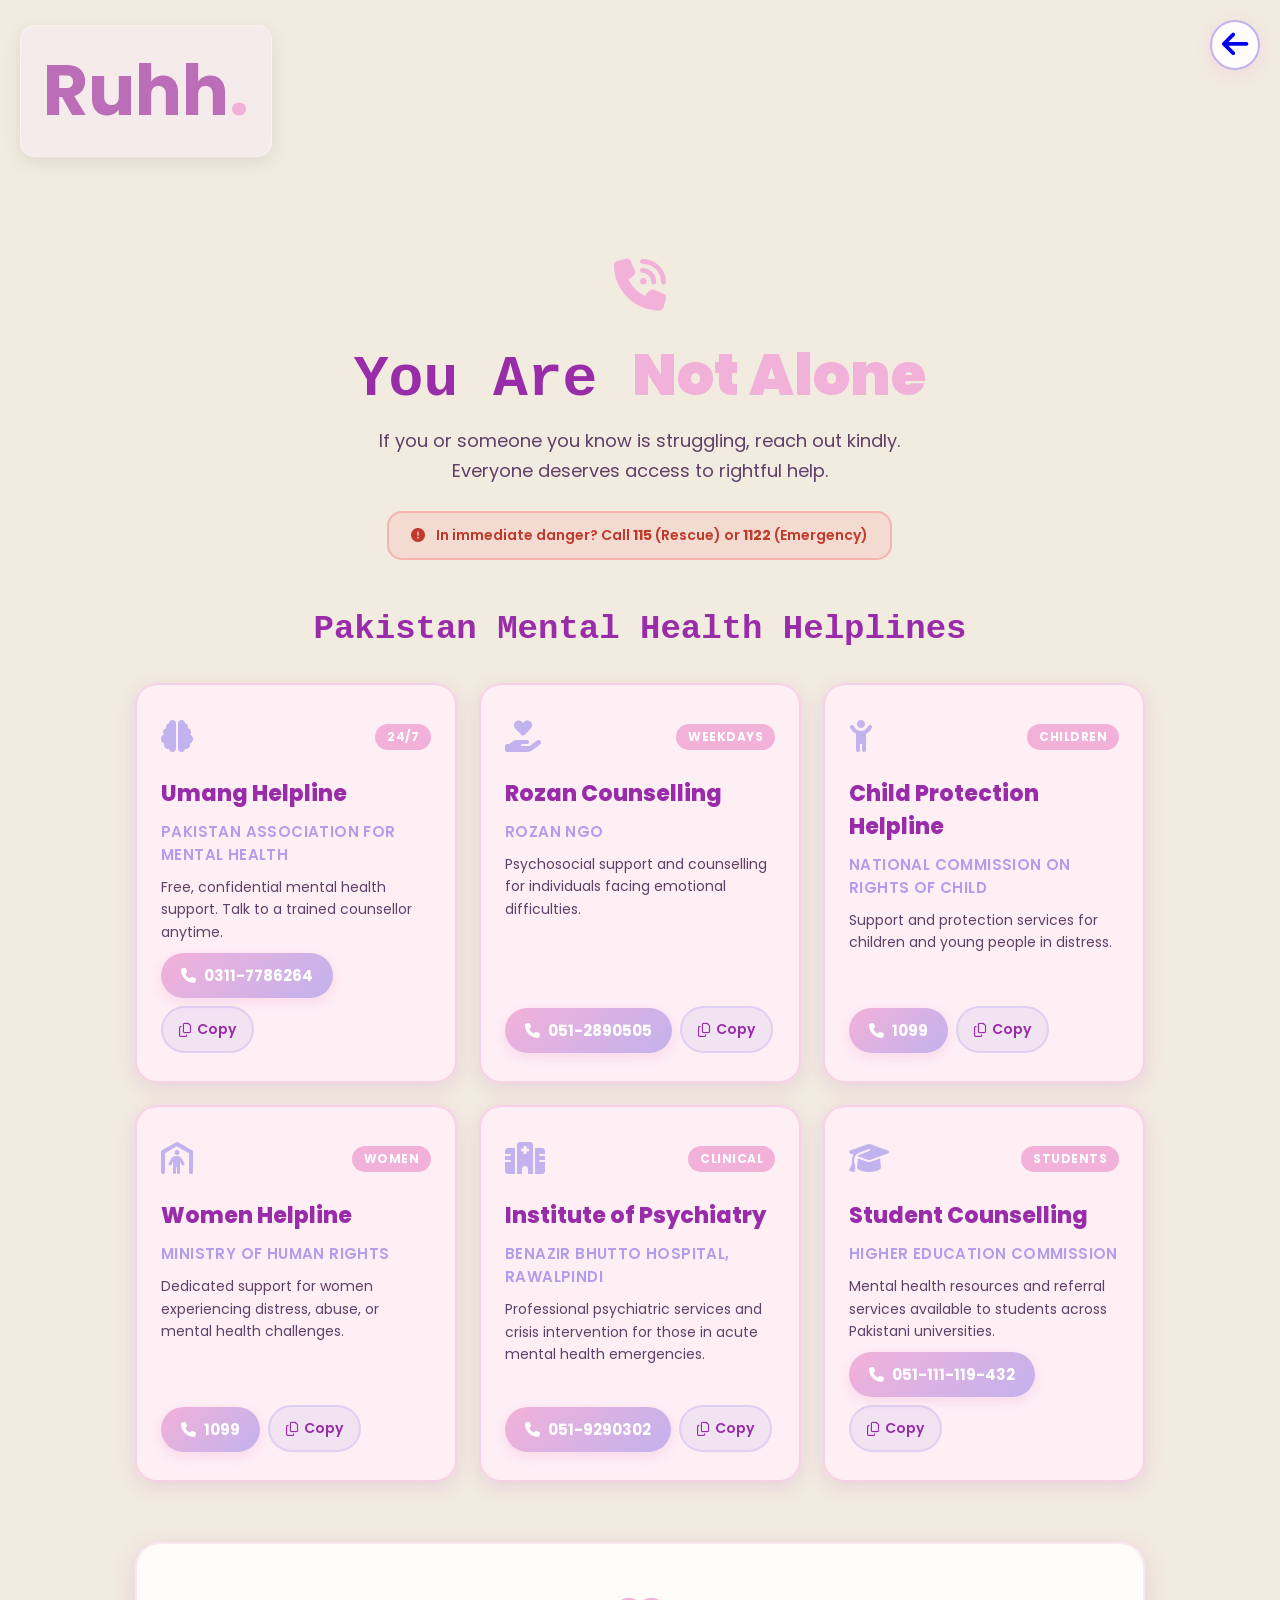
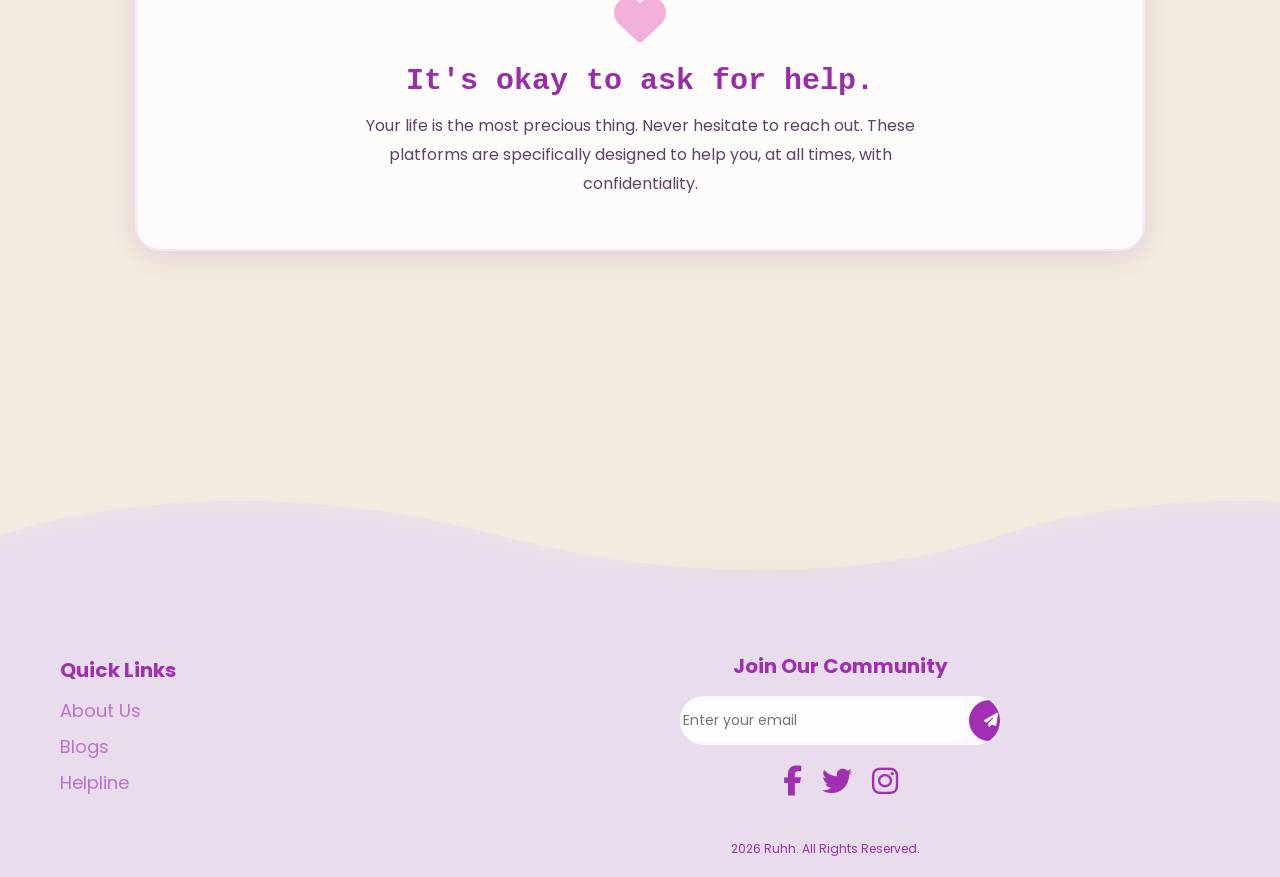
<file: helplines.html>
<!DOCTYPE html>
<html lang="en">
<head>
    <meta charset="UTF-8">
    <meta name="viewport" content="width=device-width, initial-scale=1.0">
    <link rel="preconnect" href="https://fonts.googleapis.com">
    <link rel="preconnect" href="https://fonts.gstatic.com" crossorigin>
        <link href="https://fonts.googleapis.com/css2?family=Poppins:wght@400;500;600;700;800;900&display=swap" rel="stylesheet">
    <link href="https://cdnjs.cloudflare.com/ajax/libs/font-awesome/6.5.0/css/all.min.css" rel="stylesheet">

    <title>Helplines — Ruhh</title>
    <link rel="stylesheet" href="helplines.css">
</head>
<body>

<a href="landing.html" class="logo"><h1>Ruhh<span>.</span></h1></a>

<div class="back-btn">
    <a href="dashboard.php"><i class="fas fa-arrow-left"></i></a>
</div>

<!-- HERO -->
<section class="hero">
    <div class="hero-content">
        <div class="hero-icon"><i class="fa-solid fa-phone-volume"></i></div>
        <h1 class="hero-title">You Are <span>Not Alone</span></h1>
        <p class="hero-sub">If you or someone you know is struggling, reach out kindly. Everyone deserves access to rightful help.</p>
        <div class="crisis-badge">
            <i class="fa-solid fa-circle-exclamation"></i>
            In immediate danger? Call <strong>115</strong> (Rescue) or <strong>1122</strong> (Emergency)
        </div>
    </div>
 </section> 
<!-- HELPLINES GRID -->
<section class="section">
    <h2 class="section-title">Pakistan Mental Health Helplines</h2>

    <div class="helplines-grid">

        <!-- Card 1 -->
        <div class="helpline-card urgent">
            <div class="card-top">
                <div class="card-icon"><i class="fa-solid fa-brain"></i></div>
                <div class="urgency-tag">24/7</div>
            </div>
            <h3>Umang Helpline</h3>
            <p class="org">Pakistan Association for Mental Health</p>
            <p class="desc">
                
                Free, confidential mental health support. Talk to a trained counsellor anytime.
            </p>
            <a href="tel:0311-7786264" class="call-btn">
                <i class="fa-solid fa-phone"></i> 0311-7786264
            </a>
        </div>

        <!-- Card 2 -->
        <div class="helpline-card urgent">
            <div class="card-top">
                <div class="card-icon"><i class="fa-solid fa-hand-holding-heart" style="color: rgb(194, 178, 237);"></i></div>
                <div class="urgency-tag">Weekdays</div>
            </div>
            <h3>Rozan Counselling</h3>
            <p class="org">Rozan NGO</p>
            <p class="desc">
            
                Psychosocial support and counselling for individuals facing emotional difficulties.
            </p>
            <a href="tel:051-2890505" class="call-btn">
                <i class="fa-solid fa-phone"></i> 051-2890505
            </a>
        </div>

        <!-- Card 3 -->
        <div class="helpline-card urgent">
            <div class="card-top">
                <div class="card-icon"><i class="fa-solid fa-child-reaching"></i></div>
                <div class="urgency-tag">Children</div>
            </div>
            <h3>Child Protection Helpline</h3>
            <p class="org">National Commission on Rights of Child</p>
            <p class="desc">

                Support and protection services for children and young people in distress.
            </p>
            <a href="tel:1099" class="call-btn">
                <i class="fa-solid fa-phone"></i> 1099
            </a>
        </div>

        <!-- Card 4 -->
        <div class="helpline-card urgent">
            <div class="card-top">
                <div class="card-icon"><i class="fa-solid fa-person-shelter"></i></div>
                <div class="urgency-tag">Women</div>
            </div>
            <h3>Women Helpline</h3>
            <p class="org">Ministry of Human Rights</p>
            <p class="desc">

                Dedicated support for women experiencing distress, abuse, or mental health challenges.
            </p>
            <a href="tel:1099" class="call-btn">
                <i class="fa-solid fa-phone"></i> 1099
            </a>
        </div>

        <!-- Card 5 -->
        <div class="helpline-card urgent">
            <div class="card-top">
                <div class="card-icon"><i class="fa-solid fa-hospital"></i></div>
                <div class="urgency-tag">Clinical</div>
            </div>
            <h3>Institute of Psychiatry</h3>
            <p class="org">Benazir Bhutto Hospital, Rawalpindi</p>
            <p class="desc">
                Professional psychiatric services and crisis intervention for those in acute mental health emergencies.
            </p>
            <a href="tel:051-9290302" class="call-btn">
                <i class="fa-solid fa-phone"></i> 051-9290302
            </a>
        </div>

        <!-- Card 6 -->
        <div class="helpline-card urgent">
            <div class="card-top">
                <div class="card-icon"><i class="fa-solid fa-graduation-cap"></i></div>
                <div class="urgency-tag">Students</div>
            </div>
            <h3>Student Counselling</h3>
            <p class="org">Higher Education Commission</p>
            <p class="desc">
                
                Mental health resources and referral services available to students across Pakistani universities.
            </p>
            <a href="tel:051-111-119-432" class="call-btn">
                <i class="fa-solid fa-phone"></i> 051-111-119-432
            </a>
        </div>

    </div>
</section>


<section class="section">
    <div class="reminder-card">
        <i class="fa-solid fa-heart"></i>
        <h2>It's okay to ask for help.</h2>
        <p>
        
        Your life is the most precious thing. Never hesitate to reach out. These platforms are specifically designed to help you, at all times, with confidentiality.  
        </p>
    </div>
</section>

<div class="spacer"></div>

<!-- FOOTER -->
<footer class="footer">
    <div class="waves">
        <div class="wave" id="wave1"></div>
        <div class="wave" id="wave2"></div>
        <div class="wave" id="wave3"></div>
        <div class="wave" id="wave4"></div>
    </div>
    <div class="footer-links">
        <h3>Quick Links</h3>
        <a href="about.html">About Us</a>
        <a href="blogs.html">Blogs</a>
        <a href="helplines.html">Helpline</a>
    </div>
    <div class="footer-center">
        <div class="footer-top"><h3>Join Our Community</h3></div>
        <form class="sub" id="subscribe-form">
            <input type="email" id="email-input" placeholder="Enter your email" required>
            <button type="submit"><i class="fas fa-paper-plane"></i></button>
        </form>
        <p id="subscribe-msg" style="display:none; color:#a22fb3; font-size:13px; margin-top:8px;"></p>
        <div class="socials">
            <a href="#"><i class="fa-brands fa-facebook-f"></i></a>
            <a href="#"><i class="fa-brands fa-twitter"></i></a>
            <a href="#"><i class="fa-brands fa-instagram"></i></a>
        </div>
    </div>
    <div class="footer-bottom"><p>2026 Ruhh. All Rights Reserved.</p></div>
</footer>

<script>
document.getElementById("subscribe-form").addEventListener("submit", function(e) {
    e.preventDefault();
    const email = document.getElementById("email-input").value.trim();
    const msg = document.getElementById("subscribe-msg");
    const btn = this.querySelector("button");
    if (!email) return;
    btn.disabled = true;
    btn.innerHTML = '<i class="fas fa-spinner fa-spin"></i>';
    fetch("subscribe.php", {
        method: "POST",
        headers: { "Content-Type": "application/json" },
        body: JSON.stringify({ email })
    })
    .then(r => r.json())
    .then(data => {
        msg.style.display = "block";
        msg.textContent = data.success ? "💜 Thank you! You're now part of our community." : "Something went wrong.";
        document.getElementById("email-input").value = "";
        btn.disabled = false;
        btn.innerHTML = '<i class="fas fa-paper-plane"></i>';
        setTimeout(() => msg.style.display = "none", 4000);
    });
});
</script>


















<!-- ── COPY TO CLIPBOARD TOAST ── -->
<div id="copy-toast" style="
    display: none;
    position: fixed;
    bottom: 30px;
    left: 50%;
    transform: translateX(-50%);
    background: rgba(255,255,255,0.95);
    border: 2px solid rgba(242,177,217,0.5);
    border-radius: 15px;
    padding: 14px 26px;
    font-size: 15px;
    font-weight: 600;
    color: #992ca8;
    box-shadow: 0 8px 25px rgba(153,44,168,0.2);
    z-index: 9999;
    font-family: 'Poppins', sans-serif;
">📋 Number copied to clipboard!</div>

<style>
.call-btn-wrap {
    display: flex;
    gap: 8px;
    align-items: center;
    margin-top: auto;
    flex-wrap: wrap;
}
.copy-btn {
    display: inline-flex;
    align-items: center;
    gap: 6px;
    background: rgba(194,178,237,0.2);
    border: 2px solid rgba(194,178,237,0.4);
    color: #992ca8;
    padding: 11px 16px;
    border-radius: 25px;
    font-size: 14px;
    font-weight: 600;
    cursor: pointer;
    transition: all 0.3s ease;
    font-family: 'Poppins', sans-serif;
}
.copy-btn:hover {
    background: rgba(194,178,237,0.35);
    transform: translateY(-2px);
}
</style>

<script>
// Wrap each call-btn in a flex container and add a copy button next to it
document.querySelectorAll('.call-btn').forEach(btn => {
    const number = btn.getAttribute('href').replace('tel:', '');

    // Create wrapper
    const wrap = document.createElement('div');
    wrap.classList.add('call-btn-wrap');

    // Insert wrapper before the call btn
    btn.parentNode.insertBefore(wrap, btn);
    wrap.appendChild(btn);

    // Create copy button
    const copyBtn = document.createElement('button');
    copyBtn.classList.add('copy-btn');
    copyBtn.innerHTML = '<i class="fa-regular fa-copy"></i> Copy';
    copyBtn.addEventListener('click', () => {
        navigator.clipboard.writeText(number).then(() => {
            const toast = document.getElementById('copy-toast');
            toast.style.display = 'block';
            setTimeout(() => toast.style.display = 'none', 2500);
        });
    });

    wrap.appendChild(copyBtn);
});
</script>
</body>
</html>
</file>
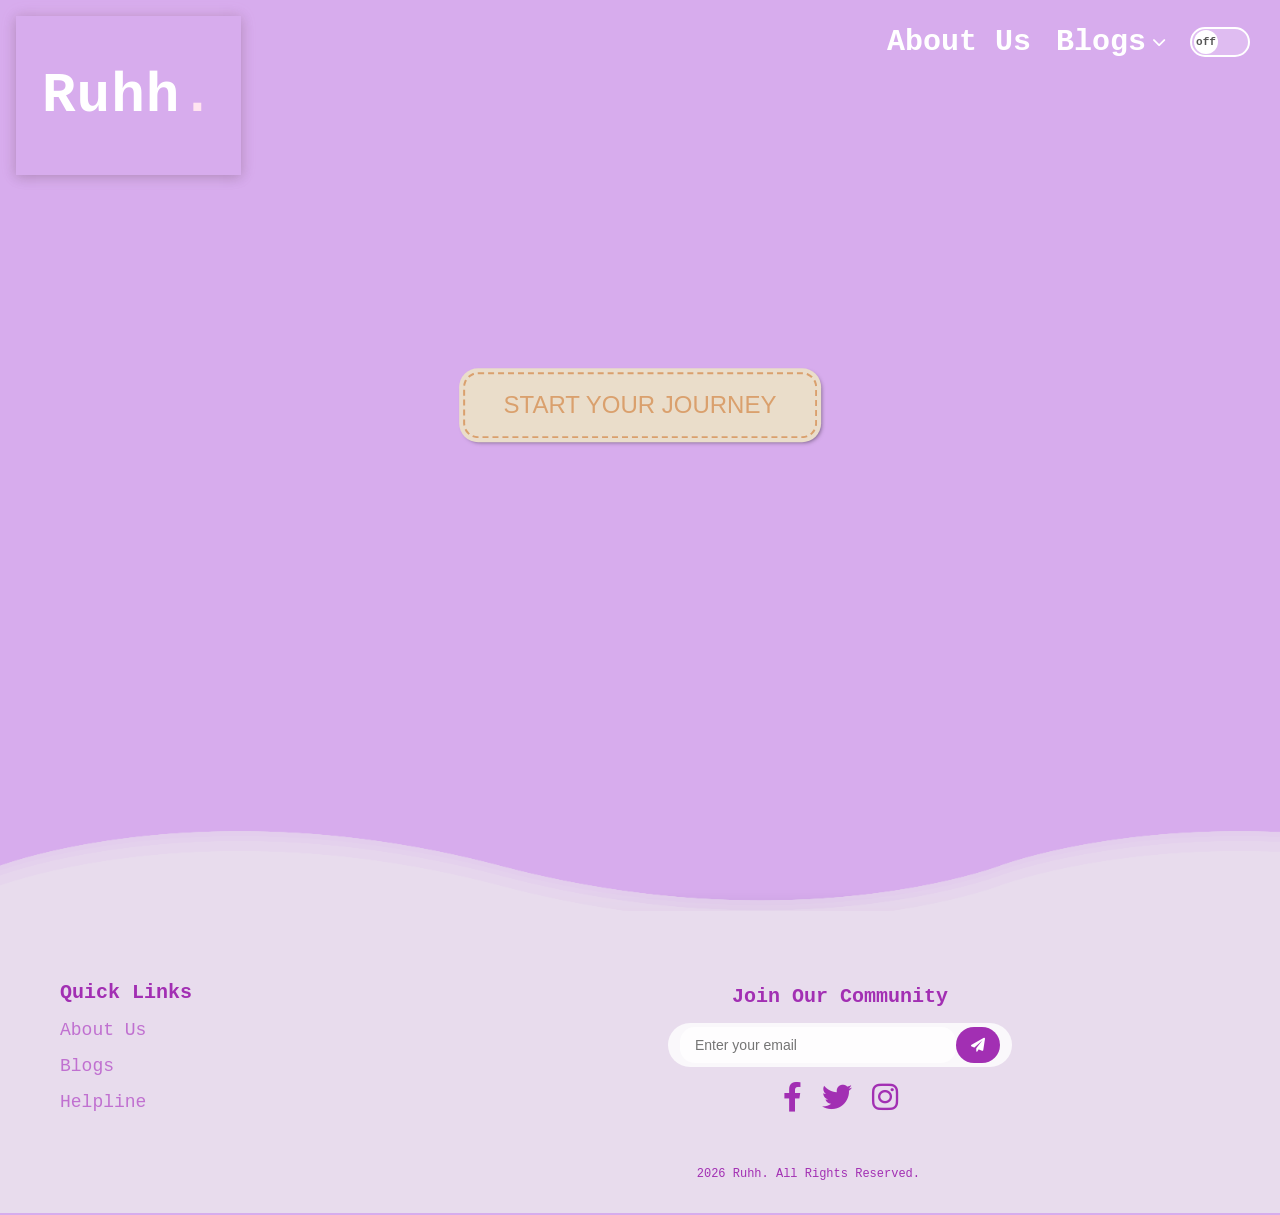
<file: landing.html>
<!DOCTYPE html>
<html lang="en">    



<head>
  <meta charset="UTF-8">    
<meta name="viewport" content="width=device-width, initial-scale=1.0">
<meta http-equiv="X-UA-Compatible" content="ie=edge">

<link rel="preconnect" href="https://fonts.googleapis.com">
<link rel="preconnect" href="https://fonts.gstatic.com" crossorigin>    
<link href="https://fonts.googleapis.com/css2?family=Poppins:wght@500&display=swap" rel="stylesheet">
<link href="https://cdnjs.cloudflare.com/ajax/libs/font-awesome/6.0.0/css/all.min.css" rel="stylesheet">

<title>Ruhh Landing Page</title> 
<link rel="stylesheet" href="landing.css">
</head>
<body>


<video autoplay muted loop playsinline class="bg-video">
    <source src="heart.mp4" type="video/mp4">
  </video>






    <main>
<header class="header">
<a href="landing.html" class="logo"><h1>Ruhh<span>.</span></h1></a>
</header>
<div class="top-right-links">
  <a href="about.html">About Us</a>
  <div class="dropdown">
    <a href="blogs.html" class="dropdown-toggle">Blogs <i class="fas fa-chevron-down"></i></a>
    <div class="dropdown-menu">
      <a href="blogs.html#depression"><i class="fa-solid fa-cloud-rain"></i> Depression</a>
      <a href="blogs.html#anxiety"><i class="fa-solid fa-heart-pulse"></i> Clinical Anxiety</a>
      <a href="blogs.html#bipolar"><i class="fa-solid fa-bolt"></i> Bipolar Disorder</a>
      <a href="blogs.html#ptsd"><i class="fa-solid fa-user-shield"></i> PTSD</a>
      <a href="blogs.html#autism"><i class="fa-solid fa-puzzle-piece"></i> Autism</a>
    </div>
  </div>


 <!-- Music Toggle -->
    <label class="switch">
        <input type="checkbox" class="toggle" id="music-toggle">
        <span class="slider"></span>
    </label> 


</div>








 














 
 <a href="http://localhost/ruhh.2/login.php"> 
  <button class="start_btn">START YOUR JOURNEY</button>
</a>






    </main> 

<audio id="background-music" loop>
    <source src="music.mp3" type="audio/mpeg">
</audio>

<script src="music_landing.js"></script>




















<section class="spacer"></section> 









<footer class="footer">
  <div class="waves">
    <div class="wave" id="wave1"></div>
    <div class="wave" id="wave2"></div>
    <div class="wave" id="wave3"></div>
    <div class="wave" id="wave4"></div>
  </div>

  <div class="footer-links">
    <h3>Quick Links</h3>
    <a href="about.html">About Us</a>
    <a href="blogs.html">Blogs</a>
    <a href="helplines.html">Helpline</a>
  </div>

  <div class="footer-center">
    <div class="footer-top">
      <h3>Join Our Community</h3>
    </div>
    <form class="sub" id="subscribe-form">
      <input type="email" name="email" id="email-input" placeholder="Enter your email" required>
      <button type="submit"><i class="fas fa-paper-plane"></i></button>
    </form>
    <p id="subscribe-msg" style="display:none; color:#a22fb3; font-size:13px; margin-top:8px; font-family:monospace;"></p>
    <div class="socials">
      <a href="#"><i class="fa-brands fa-facebook-f"></i></a>
      <a href="#"><i class="fa-brands fa-twitter"></i></a>
      <a href="#"><i class="fa-brands fa-instagram"></i></a>
    </div>
  </div>

  <div class="footer-bottom">
    <p>2026 Ruhh. All Rights Reserved.</p>
  </div>
</footer>

<script>
document.getElementById("subscribe-form").addEventListener("submit", function(e) {
    e.preventDefault();
    const email = document.getElementById("email-input").value.trim();
    const msg = document.getElementById("subscribe-msg");
    const btn = this.querySelector("button");

    if (!email) return;

    btn.disabled = true;
    btn.innerHTML = '<i class="fas fa-spinner fa-spin"></i>';

    fetch("subscribe.php", {
        method: "POST",
        headers: { "Content-Type": "application/json" },
        body: JSON.stringify({ email: email })
    })
    .then(res => res.json())
    .then(data => {
        msg.style.display = "block";
        if (data.success) {
            msg.style.color = "#a22fb3";
            msg.textContent = "💜 Thank you! You're now part of our community.";
            document.getElementById("email-input").value = "";
        } else {
            msg.style.color = "#ff6b6b";
            msg.textContent = "Something went wrong. Please try again.";
        }
        btn.disabled = false;
        btn.innerHTML = '<i class="fas fa-paper-plane"></i>';
        setTimeout(() => { msg.style.display = "none"; }, 4000);
    })
    .catch(() => {
        msg.style.display = "block";
        msg.style.color = "#ff6b6b";
        msg.textContent = "Connection error. Please try again.";
        btn.disabled = false;
        btn.innerHTML = '<i class="fas fa-paper-plane"></i>';
        setTimeout(() => { msg.style.display = "none"; }, 4000);
    });
});
</script>












































</body>

</html>
</file>
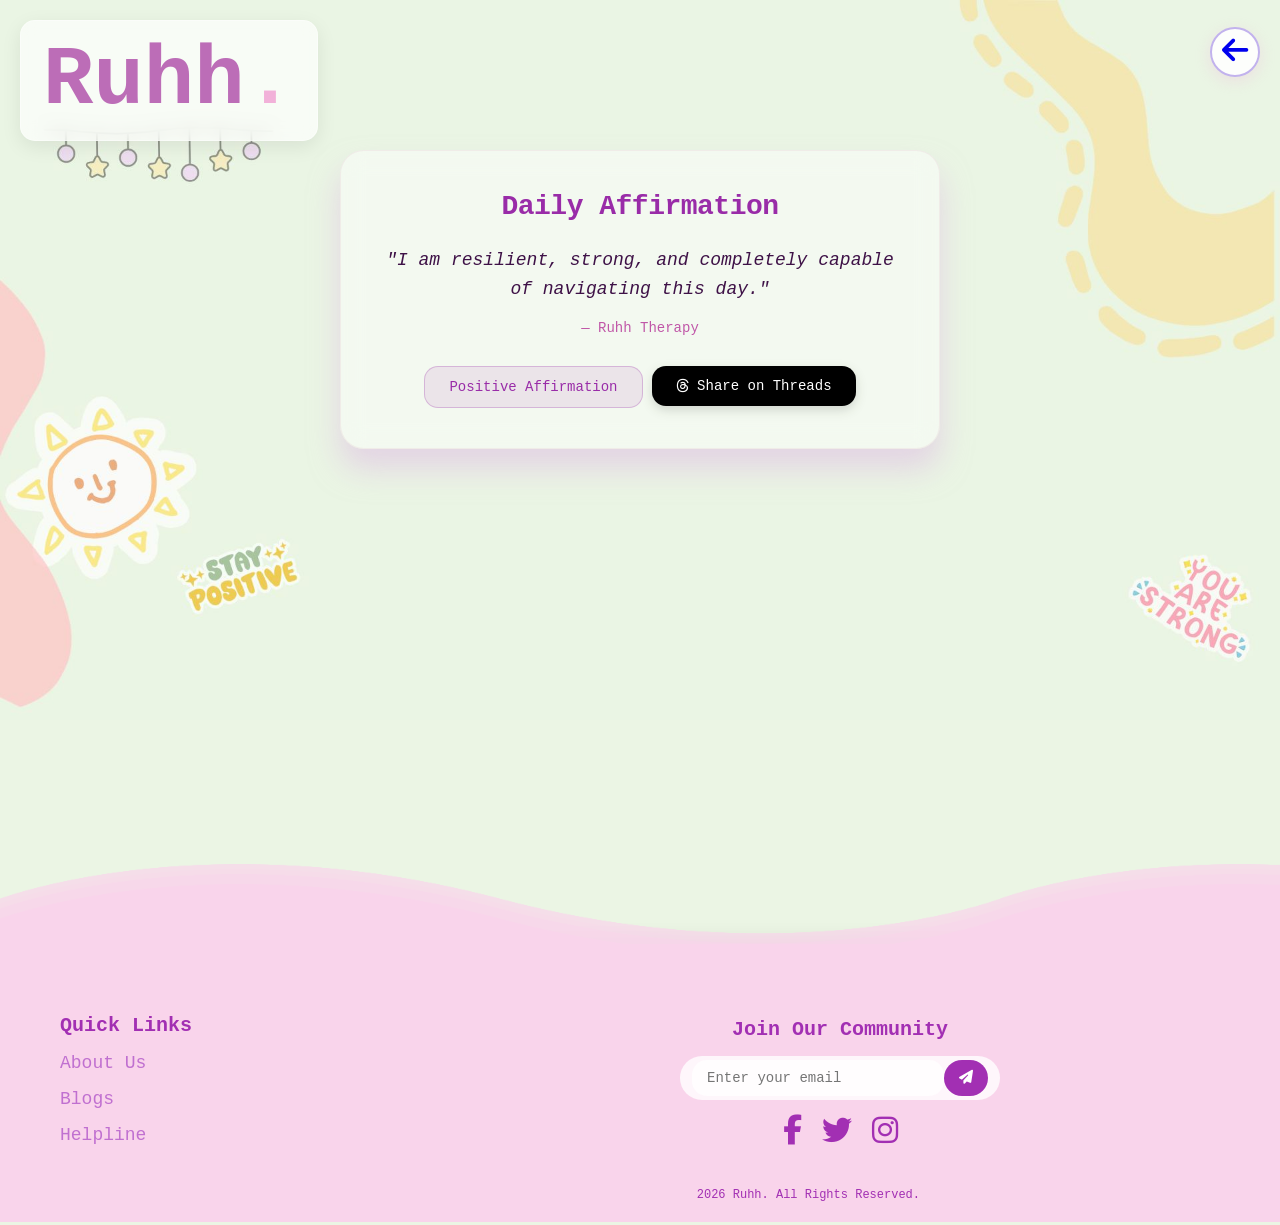
<file: quote.html>
<!DOCTYPE html>
<html lang="en">    
<head>
    <meta charset="UTF-8">
    <meta http-equiv="X-UA-Compatible" content="IE=edge">
    <meta name="viewport" content="width=device-width, initial-scale=1.0">
    <link rel="stylesheet" href="https://cdnjs.cloudflare.com/ajax/libs/font-awesome/6.5.0/css/all.min.css">
    <link rel="stylesheet" href="quote.css"> 
    <title>Ruhh - Daily Affirmation</title>
</head>
<body>  


<a href="landing.html" class="logo">
    <h1>Ruhh<span>.</span></h1>
</a>
<div class="quote-box">
    <h2>Daily Affirmation</h2>
    <blockquote id="quote">Loading affirmation...</blockquote>
    <span id="author">loading...</span>

    <div>
        <button id="new-quote">Positive Affirmation</button>
        <button id="share-btn" class="thread-btn">
            <i class="fa-brands fa-threads"></i> Share on Threads
        </button>
    </div>
</div>

<div class="back-btn">
    <a href="dashboard.php" onclick="event.preventDefault(); const clickSound = document.getElementById('clickSound'); if(clickSound) { clickSound.play().catch(()=>{}); setTimeout(() => window.location.href='dashboard.php', 300); }"><i class="fas fa-arrow-left"></i></a>
</div>

<audio id="clickme" src="click2.mp3"></audio>
<audio id="clickSound" src="click.mp3"></audio>

<script>
const button = document.getElementById("new-quote");
const clickme = document.getElementById("clickme");

button.addEventListener("click", () => {
    if(clickme) {
        clickme.currentTime = 0;
        clickme.play().catch(()=>{});
    }
});
</script>

<script src="quote.js"></script>

<section class="spacer"></section> 

<footer class="footer">
  <div class="waves">
    <div class="wave" id="wave1"></div>
    <div class="wave" id="wave2"></div>
    <div class="wave" id="wave3"></div>
    <div class="wave" id="wave4"></div>
  </div>

  <div class="footer-links">
    <h3>Quick Links</h3>
    <a href="about.html">About Us</a>
    <a href="blogs.html">Blogs</a>
    <a href="helplines.html">Helpline</a>
  </div>

  <div class="footer-center">
    <div class="footer-top">
      <h3>Join Our Community</h3>
    </div>
    <form class="sub" id="subscribe-form">
      <input type="email" name="email" id="email-input" placeholder="Enter your email" required>
      <button type="submit"><i class="fas fa-paper-plane"></i></button>
    </form>
    <p id="subscribe-msg" style="display:none; color:#a22fb3; font-size:13px; margin-top:8px; font-family:monospace;"></p>
    <div class="socials">
      <a href="#"><i class="fa-brands fa-facebook-f"></i></a>
      <a href="#"><i class="fa-brands fa-twitter"></i></a>
      <a href="#"><i class="fa-brands fa-instagram"></i></a>
    </div>
  </div>

  <div class="footer-bottom">
    <p>2026 Ruhh. All Rights Reserved.</p>
  </div>
</footer>

<script>
document.getElementById("subscribe-form").addEventListener("submit", function(e) {
    e.preventDefault();
    const email = document.getElementById("email-input").value.trim();
    const msg = document.getElementById("subscribe-msg");
    const btn = this.querySelector("button");

    if (!email) return;

    btn.disabled = true;
    btn.innerHTML = '<i class="fas fa-spinner fa-spin"></i>';

    fetch("subscribe.php", {
        method: "POST",
        headers: { "Content-Type": "application/json" },
        body: JSON.stringify({ email: email })
    })
    .then(res => res.json())
    .then(data => {
        msg.style.display = "block";
        if (data.success) {
            msg.style.color = "#a22fb3";
            msg.textContent = "💜 Thank you! You're now part of our community.";
            document.getElementById("email-input").value = "";
        } else {
            msg.style.color = "#ff6b6b";
            msg.textContent = "Something went wrong. Please try again.";
        }
        btn.disabled = false;
        btn.innerHTML = '<i class="fas fa-paper-plane"></i>';
        setTimeout(() => { msg.style.display = "none"; }, 4000);
    })
    .catch(() => {
        msg.style.display = "block";
        msg.style.color = "#ff6b6b";
        msg.textContent = "Connection error. Please try again.";
        btn.disabled = false;
        btn.innerHTML = '<i class="fas fa-paper-plane"></i>';
        setTimeout(() => { msg.style.display = "none"; }, 4000);
    });
});
</script>
</body>
</html>
</file>
<file: about.css>
* {
    box-sizing: border-box;
    margin: 0;
    padding: 0;
    font-family: 'Poppins', monospace, sans-serif;
}

body {
    /* background-image: url('pl.jpg');
    background-size: 100% auto;
    background-position: center;
    background-repeat: no-repeat;
    background-attachment: fixed; */
     background-color: #f2ebe0;; 
    min-height: 100vh;
}

/* ── LOGO ── */
.logo  {
    
    font-size: 35px;
    font-weight: 900;
    font-family: monospace; 
    /* color: #e19bdc; */
color: #bc6db7;
    padding: 12px 22px;              /* creates space for background */
    display: inline-block;

    background: rgba(248, 236, 242, 0.65);
      /* soft white */
    backdrop-filter: blur(8px);              /* glass effect */
    -webkit-backdrop-filter: blur(8px);

    border-radius: 15px;                     /* smooth edges */
    box-shadow: 0 6px 20px rgba(0,0,0,0.08);  /* soft lift */

    text-decoration: none;
    border: 1px solid rgba(255, 255, 255, 0.4);
    margin-top: 20px;
    margin-left: 20px;
      transition: transform 0.4s ease, box-shadow 0.4s ease, color 0.4s ease;
}




/* remove any accidental underline */
.logo::after {
    display: none;
    transition: 0.3s ease;
    
}

.logo span {
    color: #f2b1d9;
    transition: 0.3s ease;
}

.logo:hover {
    
    transform: translateY(-2px) scale(1.05);
}

.logo:hover span {
    color: #b0e0e6;
}

/* ── BACK BTN ── */

.back-btn {
    position: absolute;
    top: 18px;
    right: 20px;
font-size: 30px;

    background: rgba(255,255,255,0.9);
    border: 2px solid rgb(194, 178, 237);
    border-radius: 50%;
    width: 50px;
    height: 50px;
    display: flex;
    align-items: center;
    justify-content: center;
    cursor: pointer;
    transition: all 0.3s ease;
    text-decoration: none;
    box-shadow: 0 4px 15px rgba(242, 177, 217, 0.3);
}
.back-btn a {  text-decoration: none; }
.back-btn:hover { transform: scale(1.1); }

/* ── HERO ── */
.hero {
    min-height: 40vh;
    display: flex;
    align-items: center;
    justify-content: center;
    text-align: center;
    padding: 90px 20px 60px;

}

.hero-title {
    font-size: 64px;
    font-weight: 900;
    color: #992ca8;
    font-family: monospace;
    margin-bottom: 16px;
    margin-top: 1px;
}
.hero-title span { color: #f2b1d9; }

.hero-sub {
    font-size: 20px;
    color: #5f4068;
    font-weight: 500;
    max-width: 500px;
    margin: 0 auto;
    line-height: 1.7;
}

/* ── SECTIONS ── */
.section {
    max-width: 1000px;
    margin: 0 auto 60px;
    padding: 0 20px;
}

.section-title {
    font-size: 36px;
    font-weight: 900;
    color: #992ca8;
    font-family: monospace;
    text-align: center;
    margin-bottom: 35px;
}

.two-col {
    display: grid;
    grid-template-columns: 1fr 1fr;
    gap: 25px;
}

/* ── GLASS CARD ── */
.glass-card {
    background: rgba(255, 255, 255, 0.82);
    backdrop-filter: blur(12px);
    -webkit-backdrop-filter: blur(12px);
    border-radius: 25px;
    padding: 35px;
    box-shadow: 0 6px 25px rgba(153, 44, 168, 0.15);
    border: 1px solid rgba(255, 255, 255, 0.5);
    transition: transform 0.3s ease, box-shadow 0.3s ease;
}
.glass-card:hover {
    transform: translateY(-5px);
    box-shadow: 0 12px 30px rgba(153, 44, 168, 0.22);
}
.glass-card.wide { max-width: 100%; text-align: center; }

.card-icon {
    font-size: 42px;
    color: #c2b2ed;
    margin-bottom: 18px;
}

.glass-card h2 {
    font-size: 26px;
    font-weight: 800;
    color: #992ca8;
    margin-bottom: 14px;
    font-family: monospace;
}

.glass-card p {
    font-size: 16px;
    color: #4e3455;
    line-height: 1.8;
}

/* ── FEATURES GRID ── */
.features-grid {
    display: grid;
    grid-template-columns: repeat(3, 1fr);
    gap: 20px;
}

.feature-card {
    background: rgba(255, 255, 255, 0.82);
    backdrop-filter: blur(12px);
    -webkit-backdrop-filter: blur(12px);
    border-radius: 20px;
    padding: 28px 22px;
    text-align: center;
    box-shadow: 0 4px 18px rgba(153, 44, 168, 0.13);
    border: 1px solid rgba(255, 255, 255, 0.5);
    transition: all 0.3s ease;
}
.feature-card:hover {
    transform: translateY(-6px);
    box-shadow: 0 10px 28px rgba(153, 44, 168, 0.22);
}
.feature-card i {
    font-size: 36px;
    color: #f2b1d9;
    margin-bottom: 14px;
    display: block;
}
.feature-card h3 {
    font-size: 18px;
    font-weight: 700;
    color: #992ca8;
    margin-bottom: 10px;
}
.feature-card p {
    font-size: 14px;
    color: #5f4068;
    line-height: 1.6;
}

/* ── CREATOR CARD ── */
.creator-card {
    display: flex;
    align-items: center;
    gap: 35px;
}
.creator-avatar {
    width: 110px;
    height: 110px;
    border-radius: 50%;
    background: linear-gradient(135deg, #f2b1d9, #c2b2ed);
    display: flex;
    align-items: center;
    justify-content: center;
    font-size: 48px;
    color: white;
    flex-shrink: 0;
    box-shadow: 0 6px 20px rgba(242, 177, 217, 0.4);
}
.creator-info h2 {
    font-size: 28px;
    color: #992ca8;
    margin-bottom: 4px;
}
.creator-role {
    font-size: 14px;
    color: #c2b2ed;
    font-weight: 600;
    margin-bottom: 14px;
    letter-spacing: 0.5px;
}
.creator-bio {
    font-size: 15px;
    color: #4e3455;
    line-height: 1.8;
    margin-bottom: 16px;
}
.creator-socials { display: flex; gap: 14px; }
.creator-socials a {
    width: 40px;
    height: 40px;
    border-radius: 50%;
    background: linear-gradient(135deg, #f2b1d9, #c2b2ed);
    color: white;
    display: flex;
    align-items: center;
    justify-content: center;
    font-size: 16px;
    text-decoration: none;
    transition: all 0.3s ease;
    box-shadow: 0 4px 12px rgba(242, 177, 217, 0.4);
}
.creator-socials a:hover { transform: translateY(-3px); }

/* ── SPACER ── */
.spacer 
{ 
    min-height: 30vh;
 } 


 
.hero-icon {
    font-size: 52px;
    color: #f2b1d9;
    margin-bottom: 18px;
    animation: pulse 2s infinite ease-in-out;
}

@keyframes pulse {
    0%, 100% { transform: scale(1); }
    50% { transform: scale(1.08); }
}















.footer {
    position: relative;
    overflow: visible;
    background-color: #e8dced;
    padding: 70px 60px 20px;
    font-family: monospace, cursive, sans-serif;
    border-top-left-radius: 30px;
    border-top-right-radius: 30px;
    box-shadow: 0 -4px 20px rgba(0,0,0,0.1);
    z-index: 1;
    display: flex;
    flex-wrap: wrap;
    align-items: center;
    justify-content: space-between;
    gap: 20px;
}

.footer-top h3 {
    font-size: 24px;
    color: #a22fb3;
    margin-bottom: 0 0 8px 0;
}
     
    .sub {
        display: flex;
        justify-content: center;
     max-width: 320px;
     border-radius: 25px;
        background: rgba(255, 255, 255, 0.8);
        padding: 4px 12px;
        overflow: hidden;
        
        margin: 15px auto;

    }   

    .sub input {
        flex: 1;
        padding: 10px 15px;
        border: none;
        border-radius: 15px;
        font-size: 14px;
        background: rgba(255, 255, 255, 0.8);
        color: #a22fb3;
    } 
    .sub button {
        background: #a22fb3;
        border: none;
        color: #fff;
        padding: 10px 15px;
        border-radius: 25px;
        font-size: 14px;
        cursor: pointer;
        transition: background 0.3s ease;
        
    }  
    .sub button:hover {
        background: #e0a2d8;
    
    }
    .socials {
        display: flex;
        justify-content: center;
        gap: 20px;
        margin-top: 15px;
    }
    .socials a {
        color: #a22fb3;
        font-size: 30px;
    
        transition: 0.3s ease;
    }
    .socials a:hover {
        
        transform: translateY(-5px);
    }





.footer-links {
    flex: 1;
    min-width: 150px;
}

.footer-center {
    flex: 2;
    text-align: center;
}

.footer-bottom {
    width: 100%;
    text-align: right;
    margin-top: 15px;
   margin-right: 300px;
    font-size: 12px;
    color: #a22fb3;
}





.footer-top h3 {
    font-size: 20px;
    color: #a22fb3;
    margin: 0 0 8px 0;
}

.footer-links h3 {
    font-size: 20px;
    color: #a22fb3;
    margin: 0 0 8px 0;
}

.footer-links a {
    display: block;
    color: #c070d0;
    font-size: 18px;
    text-decoration: none;
    transition: 0.3s ease;
    line-height: 2;
}

.footer-links a:hover {
    color: #a22fb3;
    padding-left: 4px;
}  












































 

.footer .waves {
    position: absolute;
    top: -60px;
    left: 0;
    width: 100%;
    height: 100px;
    z-index: 0;
} 


.footer .wave {
    position: absolute;
    width: 100%;
    height: 100px;
bottom: 0%;
     background: url("purple2.png") repeat-x;
    background-size: 1000px 100px; 

background-blend-mode: normal;






















}
.footer .wave#wave1 {
    opacity: 1;
    z-index: 1000;
    animation: animateWaves 4s linear infinite;
    bottom: 0;
}

.footer .wave#wave2 {
    opacity: 0.5;
    z-index: 999;
    animation: animateWaves_02 4s linear infinite;
    bottom: 10px;
}

.footer .wave#wave3 {
    opacity: 0.2;
    z-index: 1000;
     bottom: 15px;
    animation: animateWaves 3s linear infinite;
}

.footer .wave#wave4 {
    opacity: 0.7;
    z-index: 999;
    animation: animateWaves_02 3s linear infinite;
        bottom: 20px;
}



@keyframes animateWaves {
    0% {
        background-position-x: 1000px;
    }
    100% {
        background-position-x: 0px;
    }
}


@keyframes animateWaves_02 {
    0% {
        background-position-x: 0px;
    }
    100% {
        background-position-x: 1000px;
    }
}

   














@media (max-width: 900px) {
    .hero-title { font-size: 48px; }
    .hero-sub { font-size: 17px; }
    .features-grid { 
        grid-template-columns: repeat(2, 1fr);
     }
    .section {
         padding: 0 15px; 
        }
    .footer { padding: 70px 30px 20px;
         flex-direction: column;
          align-items: center; 
         text-align: center; }
    .footer-links { 
        text-align: center;
     }
    .footer-bottom { 
        text-align: center; margin-right: 0;
     }
}
 
@media (max-width: 600px) {
    .logo { font-size: 22px;
         padding: 8px 14px; 
         margin: 8px; }
    .hero-title { 
        font-size: 34px;
     }
    .hero-sub {
         font-size: 15px;
     }
    .two-col { 
        grid-template-columns: 1fr;
     }
    .features-grid { 
        grid-template-columns: 1fr;
     }
    .creator-card { 
        
        flex-direction: column; 
        text-align: center; }
    .creator-socials {
         justify-content: center;
        
        }
    .glass-card {
         padding: 22px;
     }
    .section-title { font-size: 26px; }
    .back-btn { width: 42px; height: 42px; 
        font-size: 22px; 
        top: 12px;
         right: 12px; }
    .footer { padding: 70px 15px 20px; }
    .footer-bottom { margin-right: 0; 
        text-align: center; }
    .sub { max-width: 100%; }
    .spacer { min-height: 15vh; }
}
</file>
<file: blogs.css>
* {
    box-sizing: border-box;
    margin: 0;
    padding: 0;
    font-family: 'Poppins', monospace, sans-serif;
}

body {
    /* background-image: url('pl.jpg');
    background-size: 100% auto;
    background-position: center;
    background-repeat: no-repeat;
    background-attachment: fixed; */
       background-color: #f2ebe0;
  
    min-height: 100vh;
}

.logo  {
    
    font-size: 35px;
    font-weight: 900;
    font-family: monospace; 
    /* color: #e19bdc; */
color: #bc6db7;
    padding: 12px 22px;              /* creates space for background */
    display: inline-block;

    background: rgba(248, 236, 242, 0.65);
      /* soft white */
    backdrop-filter: blur(8px);              /* glass effect */
    -webkit-backdrop-filter: blur(8px);

    border-radius: 15px;                     /* smooth edges */
    box-shadow: 0 6px 20px rgba(0,0,0,0.08);  /* soft lift */

    text-decoration: none;
    border: 1px solid rgba(255, 255, 255, 0.4);
    margin-top: 20px;
    margin-left: 20px;
      transition: transform 0.4s ease, box-shadow 0.4s ease, color 0.4s ease;
}




/* remove any accidental underline */
.logo::after {
    display: none;
    transition: 0.3s ease;
    
}

.logo span {
    color: #f2b1d9;
    transition: 0.3s ease;
}

.logo:hover {
    
    transform: translateY(-2px) scale(1.05);
}

.logo:hover span {
    color: #b0e0e6;
}

/* ── BACK BTN ── */

.back-btn {
    position: absolute;
    top: 18px;
    right: 20px;
font-size: 30px;

    background: rgba(255,255,255,0.9);
    border: 2px solid rgb(194, 178, 237);
    border-radius: 50%;
    width: 50px;
    height: 50px;
    display: flex;
    align-items: center;
    justify-content: center;
    cursor: pointer;
    transition: all 0.3s ease;
    text-decoration: none;
    box-shadow: 0 4px 15px rgba(242, 177, 217, 0.3);
}
.back-btn a {  text-decoration: none; }
.back-btn:hover { transform: scale(1.1); }



/* ===
   4. HERO SECTION
   == */
.hero {
    text-align: center;
    padding: 130px 20px 60px;
}



.hero i {
    font-size: 52px;
    color: #f2b1d9;
    margin-bottom: 18px;
    animation: pulse 2s infinite ease-in-out;
}
@keyframes pulse {
    0%, 100% { transform: scale(1); }
    50% { transform: scale(1.08); }
}

.hero-title {
    font-size: 58px;
    font-weight: 900;
    color: #992ca8;
    font-family: monospace;
    margin-bottom: 16px;
    line-height: 1.1;
}

.hero-title span {
    color: #f2b1d9;
}

.hero-sub {
    font-size: 18px;
    color: #5f4068;
    max-width: 560px;
    margin: 0 auto;
    line-height: 1.7;
}


/* ==========================================================================
   5. PAGE LAYOUT CONTEXT
   ========================================================================== */
.page-layout {
    display: flex;
    gap: 0;
    max-width: 1200px;
    margin: 0 auto;
    padding: 0 20px;
    align-items: flex-start;
}


/* ==========================================================================
   6. STICKY SIDE NAVIGATION
   ========================================================================== */
.side-nav {
    width: 180px;
    flex-shrink: 0;
    position: sticky;
    top: 30px;
    display: flex;
    flex-direction: column;
    gap: 6px;
    padding: 20px 16px;
    background: rgba(255, 255, 255, 0.75);
    backdrop-filter: blur(10px);
    border-radius: 20px;
    box-shadow: 0 4px 20px rgba(153, 44, 168, 0.1);
    border: 1px solid rgba(255, 255, 255, 0.5);
    margin-right: 35px;
}

.nav-label {
    font-size: 11px;
    font-weight: 700;
    color: #c2b2ed;
    text-transform: uppercase;
    letter-spacing: 1px;
    margin-bottom: 6px;
    padding-left: 4px;
}

.nav-link {
    display: flex;
    align-items: center;
    gap: 8px;
    padding: 10px 12px;
    border-radius: 12px;
    color: #5f4068;
    font-size: 14px;
    font-weight: 600;
    text-decoration: none;
    transition: all 0.2s ease;
}

.nav-link i {
    color: #c2b2ed;
    font-size: 13px;
    width: 16px;
}

.nav-link:hover {
    background: rgba(242, 177, 217, 0.2);
    color: #992ca8;
}

.nav-link.active {
    background: linear-gradient(135deg, rgba(242, 177, 217, 0.3), rgba(194, 178, 237, 0.3));
    color: #992ca8;
}

.nav-link.active i {
    color: #992ca8;
}


/* ==========================================================================
   7. MAIN BLOG CONTENT
   ========================================================================== */
.blog-content {
    flex: 1;
    min-width: 0;
}

.blog-section {
    margin-bottom: 80px;
    scroll-margin-top: 30px;
}


/* ==========================================================================
   8. DYNAMIC SECTION HEADERS
   ========================================================================== */
.section-header {
    display: flex;
    align-items: center;
    gap: 20px;
    padding: 28px 32px;
    border-radius: 22px;
    margin-bottom: 28px;
}

/* Category Color Themes */
.depression-header {
    background: linear-gradient(135deg, rgba(100, 149, 237, 0.15), rgba(176, 196, 222, 0.15));
    border-left: 5px solid #6495ed;
}

.anxiety-header {
    background: linear-gradient(135deg, rgba(242, 177, 217, 0.2), rgba(255, 182, 193, 0.15));
    border-left: 5px solid #f2b1d9;
}

.bipolar-header {
    background: linear-gradient(135deg, rgba(255, 215, 0, 0.15), rgba(255, 165, 0, 0.1));
    border-left: 5px solid #ffa500;
}

.ptsd-header {
    background: linear-gradient(135deg, rgba(143, 188, 143, 0.15), rgba(60, 179, 113, 0.1));
    border-left: 5px solid #3cb371;
}

.autism-header {
    background: linear-gradient(135deg, rgba(194, 178, 237, 0.2), rgba(147, 112, 219, 0.15));
    border-left: 5px solid #c2b2ed;
}

/* Section Icon Styles */
.section-icon {
    width: 64px;
    height: 64px;
    border-radius: 18px;
    background: rgba(255, 255, 255, 0.8);
    display: flex;
    align-items: center;
    justify-content: center;
    font-size: 28px;
    flex-shrink: 0;
    box-shadow: 0 4px 15px rgba(0, 0, 0, 0.06);
}

.depression-header .section-icon { color: #6495ed; }
.anxiety-header    .section-icon { color: #f2b1d9; }
.bipolar-header    .section-icon { color: #ffa500; }
.ptsd-header       .section-icon { color: #3cb371; }
.autism-header     .section-icon { color: #9370db; }

.section-header h2 {
    font-size: 32px;
    font-weight: 900;
    color: #992ca8;
    font-family: monospace;
}

.section-tag {
    font-size: 13px;
    color: #9b7aaa;
    font-weight: 600;
    margin-top: 4px;
}


/* ==========================================================================
   9. DATA CARD COMPONENTS
   ========================================================================== */
.definition-card {
    background: rgba(255, 255, 255, 0.85);
    backdrop-filter: blur(12px);
    border-radius: 20px;
    padding: 30px;
    box-shadow: 0 4px 20px rgba(153, 44, 168, 0.1);
    border: 1px solid rgba(255, 255, 255, 0.5);
    margin-bottom: 25px;
}

.definition-card h3 {
    font-size: 20px;
    font-weight: 800;
    color: #992ca8;
    margin-bottom: 14px;
}

.definition-card p {
    font-size: 15px;
    color: #4e3455;
    line-height: 1.85;
    margin-bottom: 12px;
}

.definition-card p:last-of-type {
    margin-bottom: 0;
}


/* ==========================================================================
   10. STATISTICS DATA GRID
   ========================================================================== */
.stat-row {
    display: flex;
    gap: 16px;
    margin-top: 22px;
    padding-top: 22px;
    border-top: 1px solid rgba(194, 178, 237, 0.3);
}

.stat {
    flex: 1;
    text-align: center;
    background: linear-gradient(135deg, rgba(242, 177, 217, 0.15), rgba(194, 178, 237, 0.15));
    border-radius: 14px;
    padding: 14px 10px;
}

.stat span {
    display: block;
    font-size: 22px;
    font-weight: 900;
    color: #992ca8;
    font-family: monospace;
}

.stat p {
    font-size: 12px;
    color: #7a5a8a;
    margin-top: 4px;
    font-weight: 500;
}


/* ==========================================================================
   11. IMAGE COVER LAYOUT
   ========================================================================== */
.image-placeholder {
    width: 100%;
    border-radius: 20px;
    overflow: hidden;
    margin-bottom: 28px;
    min-height: 240px;
    background: rgba(255, 255, 255, 0.6);
    box-shadow: 0 4px 18px rgba(153, 44, 168, 0.1);
    position: relative;






    
}

.image-placeholder img {

    /* height: 280px; */

    display: block;
     width: 100%;
     height: auto; 
    object-fit: contain;
    background: white;
}

.img-fallback {
    display: none;
    flex-direction: column;
    align-items: center;
    justify-content: center;
    height: 200px;
    gap: 12px;
    color: #c2b2ed;
}

.img-fallback i {
    font-size: 48px;
}

.img-fallback span {
    font-size: 14px;
    font-weight: 500;
}


/* ==========================================================================
   12. RESEARCH STUDIES LIST
   ========================================================================== */
.studies-title {
    font-size: 22px;
    font-weight: 800;
    color: #992ca8;
    margin-bottom: 18px;
    display: flex;
    align-items: center;
    gap: 10px;
}

.studies-title i {
    color: #c2b2ed;
    font-size: 18px;
}

.study-card {
    display: flex;
    gap: 20px;
    align-items: flex-start;
    background: rgba(255, 255, 255, 0.82);
    backdrop-filter: blur(10px);
    border-radius: 18px;
    padding: 24px 26px;
    margin-bottom: 16px;
    box-shadow: 0 3px 15px rgba(153, 44, 168, 0.09);
    border: 1px solid rgba(255, 255, 255, 0.5);
    transition: all 0.3s ease;
}

.study-card:hover {
    transform: translateY(-3px);
    box-shadow: 0 8px 25px rgba(153, 44, 168, 0.16);
}

.study-number {
    font-size: 32px;
    font-weight: 900;
    color: rgba(194, 178, 237, 0.5);
    font-family: monospace;
    flex-shrink: 0;
    line-height: 1;
    margin-top: 2px;
}

.study-body h4 {
    font-size: 16px;
    font-weight: 800;
    color: #992ca8;
    margin-bottom: 6px;
}

.study-meta {
    font-size: 13px;
    color: #c2b2ed;
    font-weight: 600;
    margin-bottom: 10px;
    display: flex;
    align-items: center;
    gap: 6px;
}

.study-meta i {
    font-size: 12px;
}

.study-body p {
    font-size: 14px;
    color: #4e3455;
    line-height: 1.8;
}

.spacer {
    min-height: 35vh;

}


.footer {
    position: relative;
    overflow: visible;
    background-color: #e8dced;
    padding: 70px 60px 20px;
    font-family: monospace, cursive, sans-serif;
    border-top-left-radius: 30px;
    border-top-right-radius: 30px;
    box-shadow: 0 -4px 20px rgba(0,0,0,0.1);
    z-index: 1;
    display: flex;
    flex-wrap: wrap;
    align-items: center;
    justify-content: space-between;
    gap: 20px;
}

.footer-top h3 {
    font-size: 24px;
    color: #a22fb3;
    margin-bottom: 0 0 8px 0;
}
     
    .sub {
        display: flex;
        justify-content: center;
     max-width: 320px;
     border-radius: 25px;
        background: rgba(255, 255, 255, 0.8);
        padding: 4px 12px;
        overflow: hidden;
        
        margin: 15px auto;

    }   

    .sub input {
        flex: 1;
        padding: 10px 15px;
        border: none;
        border-radius: 15px;
        font-size: 14px;
        background: rgba(255, 255, 255, 0.8);
        color: #a22fb3;
    } 
    .sub button {
        background: #a22fb3;
        border: none;
        color: #fff;
        padding: 10px 15px;
        border-radius: 25px;
        font-size: 14px;
        cursor: pointer;
        transition: background 0.3s ease;
        
    }  
    .sub button:hover {
        background: #e0a2d8;
    
    }
    .socials {
        display: flex;
        justify-content: center;
        gap: 20px;
        margin-top: 15px;
    }
    .socials a {
        color: #a22fb3;
        font-size: 30px;
    
        transition: 0.3s ease;
    }
    .socials a:hover {
        
        transform: translateY(-5px);
    }





.footer-links {
    flex: 1;
    min-width: 150px;
}

.footer-center {
    flex: 2;
    text-align: center;
}

.footer-bottom {
    width: 100%;
    text-align: right;
    margin-top: 15px;
   margin-right: 300px;
    font-size: 12px;
    color: #a22fb3;
}





.footer-top h3 {
    font-size: 20px;
    color: #a22fb3;
    margin: 0 0 8px 0;
}

.footer-links h3 {
    font-size: 20px;
    color: #a22fb3;
    margin: 0 0 8px 0;
}

.footer-links a {
    display: block;
    color: #c070d0;
    font-size: 18px;
    text-decoration: none;
    transition: 0.3s ease;
    line-height: 2;
}

.footer-links a:hover {
    color: #a22fb3;
    padding-left: 4px;
}  




.card-hover {
    transition: all 0.3s ease;
}

.card-hover:hover {
    transform: translateY(-6px);
    box-shadow: 0 12px 30px rgba(153, 44, 168, 0.25);
}
































 

.footer .waves {
    position: absolute;
    top: -60px;
    left: 0;
    width: 100%;
    height: 100px;
    z-index: 0;
} 


.footer .wave {
    position: absolute;
    width: 100%;
    height: 100px;
bottom: 0%;
     background: url("purple2.png") repeat-x;
    background-size: 1000px 100px; 

background-blend-mode: normal;






















}
.footer .wave#wave1 {
    opacity: 1;
    z-index: 1000;
    animation: animateWaves 4s linear infinite;
    bottom: 0;
}

.footer .wave#wave2 {
    opacity: 0.5;
    z-index: 999;
    animation: animateWaves_02 4s linear infinite;
    bottom: 10px;
}

.footer .wave#wave3 {
    opacity: 0.2;
    z-index: 1000;
     bottom: 15px;
    animation: animateWaves 3s linear infinite;
}

.footer .wave#wave4 {
    opacity: 0.7;
    z-index: 999;
    animation: animateWaves_02 3s linear infinite;
        bottom: 20px;
}



@keyframes animateWaves {
    0% {
        background-position-x: 1000px;
    }
    100% {
        background-position-x: 0px;
    }
}


@keyframes animateWaves_02 {
    0% {
        background-position-x: 0px;
    }
    100% {
        background-position-x: 1000px;
    }
}


/* Newsletter Subscription Box */
.sub {
    display: flex;
    max-width: 320px;
    border-radius: 25px;
    background: rgba(255, 255, 255, 0.8);
    padding: 4px 12px;
    margin: 15px auto;
}

.sub input {
    flex: 1;
    padding: 10px 15px;
    border: none;
    border-radius: 15px;
    font-size: 14px;
    background: transparent;
    color: #a22fb3;
    outline: none;
}

.sub button {
    background: #a22fb3;
    border: none;
    color: #fff;
    padding: 10px 15px;
    border-radius: 25px;
    font-size: 14px;
    cursor: pointer;
    transition: 0.3s;
}

.sub button:hover {
    background: #e0a2d8;
}

/* Social Media Row */
.socials {
    display: flex;
    justify-content: center;
    gap: 20px;
    margin-top: 15px;
}

.socials a {
    color: #a22fb3;
    font-size: 28px;
    transition: 0.3s;
}

.socials a:hover {
    transform: translateY(-5px);
}




/* ── RESPONSIVE ── */
@media (max-width: 900px) {
    .side-nav { display: none; }
    .page-layout { padding: 0 14px; }
    .hero-title { font-size: 38px; }
    .section-header h2 { font-size: 26px; }
    .stat-row { flex-wrap: wrap; gap: 10px; }
    .stat { min-width: 120px; }
    .footer { padding: 70px 30px 20px; }
    .footer-bottom { text-align: center; margin-right: 0; }
}
@media (max-width: 600px) {
    .hero-title { font-size: 26px; }
    .hero-sub { font-size: 14px; }
    .section-header { flex-direction: column; align-items: flex-start; gap: 10px; padding: 18px; }
    .section-header h2 { font-size: 20px; }
    .definition-card { padding: 20px; }
    .stat-row { flex-direction: column; }
    .study-card { flex-direction: column; gap: 10px; padding: 18px; }
    .study-number { font-size: 22px; }
    .logo { font-size: 24px; padding: 8px 12px; }
    .back-btn { top: 14px; }
    .footer { padding: 70px 16px 20px; }
    .footer-bottom { text-align: center; margin-right: 0; }
    .spacer { min-height: 10px; }
}
</file>
<file: helplines.css>
* {
    box-sizing: border-box;
    margin: 0;
    padding: 0;
    font-family: 'Poppins', monospace, sans-serif;
}

body {
    /* background-image: url('pl.jpg');
    background-size: 100% auto;
    background-position: center;
    background-repeat: no-repeat;
    background-attachment: fixed; */
    background-color: #f2ebe0;
    min-height: 100vh;
}
.logo  {
    
    font-size: 35px;
    font-weight: 900;
    font-family: monospace; 
    /* color: #e19bdc; */
color: #bc6db7;
    padding: 12px 22px;              /* creates space for background */
    display: inline-block;

    background: rgba(248, 236, 242, 0.65);
      /* soft white */
    backdrop-filter: blur(8px);              /* glass effect */
    -webkit-backdrop-filter: blur(8px);

    border-radius: 15px;                     /* smooth edges */
    box-shadow: 0 6px 20px rgba(0,0,0,0.08);  /* soft lift */

    text-decoration: none;
    border: 1px solid rgba(255, 255, 255, 0.4);
    margin-top: 25px;
    margin-left: 20px;
      transition: transform 0.4s ease, box-shadow 0.4s ease, color 0.4s ease;
}




/* remove any accidental underline */
.logo::after {
    display: none;
    transition: 0.3s ease;
    
}

.logo span {
    color: #f2b1d9;
    transition: 0.3s ease;
}

.logo:hover {
    
    transform: translateY(-2px) scale(1.05);
}

.logo:hover span {
    color: #b0e0e6;
}

/* ── BACK BTN ── */

.back-btn {
    position: absolute;
    top: 20px;
    right: 20px;
font-size: 30px;

    background: rgba(255,255,255,0.9);
    border: 2px solid rgb(194, 178, 237);
    border-radius: 50%;
    width: 50px;
    height: 50px;
    display: flex;
    align-items: center;
    justify-content: center;
    cursor: pointer;
    transition: all 0.3s ease;
    text-decoration: none;
    box-shadow: 0 4px 15px rgba(242, 177, 217, 0.3);
}

.back-btn a {  text-decoration: none; }
.back-btn:hover { transform: scale(1.1); }

/* HERO sab kaaaa */
.hero {
    min-height: 42vh;
    display: flex;
    align-items: center;
    justify-content: center;
    text-align: center;
    padding: 90px 20px 50px;
}
.hero-icon {
    font-size: 52px;
    color: #f2b1d9;
    margin-bottom: 18px;
    animation: pulse 2s infinite ease-in-out;
}
@keyframes pulse {
    0%, 100% { transform: scale(1); }
    50% { transform: scale(1.08); }
}
.hero-title {
    font-size: 58px;
    font-weight: 900;
    color: #992ca8;
    font-family: monospace;
    margin-bottom: 14px;
    line-height: 1.1;
}
.hero-title span { color: #f2b1d9; }
.hero-sub {
    font-size: 18px;
    color: #5f4068;
    max-width: 540px;
    margin: 0 auto 24px;
    line-height: 1.7;
}
.crisis-badge {
    display: inline-block;
    background: rgba(255, 107, 107, 0.12);
    border: 2px solid rgba(255, 107, 107, 0.35);
    border-radius: 15px;
    padding: 12px 22px;
    font-size: 14px;
    color: #c0392b;
    font-weight: 600;
}
.crisis-badge i { margin-right: 8px; }

/* SECTIONS */
.section {
    max-width: 1050px;
    margin: 0 auto 60px;
    padding: 0 20px;
}
.section-title {
    font-size: 34px;
    font-weight: 900;
    color: #992ca8;
    font-family: monospace;
    text-align: center;
    margin-bottom: 35px;
}

/*  HELPLINES ki GRID */
.helplines-grid {
    display: grid;
    grid-template-columns: repeat(3, 1fr);
    gap: 22px;
}

.helpline-card {
    background: rgba(255, 255, 255, 0.82);
    backdrop-filter: blur(12px);
    -webkit-backdrop-filter: blur(12px);
    border-radius: 22px;
    padding: 28px 24px;
    box-shadow: 0 5px 20px rgba(153, 44, 168, 0.13);
    border: 1px solid rgba(255, 255, 255, 0.5);
    transition: all 0.3s ease;
    display: flex;
    flex-direction: column;
    gap: 10px;
}
.helpline-card:hover {
    transform: translateY(-6px);
    box-shadow: 0 12px 30px rgba(153, 44, 168, 0.22);
}
.helpline-card.urgent {
    border: 2px solid rgba(242, 177, 217, 0.5);
    background: rgba(255, 240, 248, 0.88);
}

.card-top {
    display: flex;
    justify-content: space-between;
    align-items: center;
    margin-bottom: 6px;
}
.card-icon { font-size: 32px; color: #c2b2ed; }
.urgency-tag {
    font-size: 12px;
    font-weight: 700;
    /* background: linear-gradient(135deg, #f2b1d9, #c2b2ed); */
    background-color: #f2b1d9;
    color: white;
    padding: 4px 12px;
    border-radius: 20px;
    letter-spacing: 0.5px;
    text-transform: uppercase;
}

.helpline-card h3 {
    font-size: 22px;
    font-weight: 800;
    color: #992ca8;
}
.helpline-card .org {
    font-size: 15px;
    color: #b29deb;
    font-weight: 600;
    text-transform: uppercase;
    letter-spacing: 0.4px;
}
.helpline-card .desc {
    font-size: 14px;
    color: #5f4068;
    line-height: 1.6;
    flex: 1;
}

.call-btn {
    display: inline-flex;
    align-items: center;
    gap: 8px;
    background: linear-gradient(135deg, #f2b1d9, #c2b2ed);
    color: white;
    padding: 11px 20px;
    border-radius: 25px;
    text-decoration: none;
    font-size: 15px;
    font-weight: 700;
    box-shadow: 0 4px 14px rgba(242, 177, 217, 0.4);
    transition: all 0.3s ease;
    margin-top: auto;
    width: fit-content;
}
.call-btn:hover {
    transform: translateY(-2px);
    box-shadow: 0 6px 20px rgba(242, 177, 217, 0.55);
}

/* REMINDER CARD */
.reminder-card {
    background: rgba(255, 255, 255, 0.82);
    backdrop-filter: blur(12px);
    -webkit-backdrop-filter: blur(12px);
    border-radius: 25px;
    padding: 50px 40px;
    text-align: center;
    box-shadow: 0 6px 25px rgba(153, 44, 168, 0.15);
    border: 2px solid rgba(242, 177, 217, 0.3);
}
.reminder-card i {
    font-size: 52px;
    color: #f2b1d9;
    margin-bottom: 18px;
    display: block;
    animation: pulse 2.5s infinite ease-in-out;
}
.reminder-card h2 {
    font-size: 30px;
    font-weight: 900;
    color: #992ca8;
    font-family: monospace;
    margin-bottom: 14px;
}
.reminder-card p {
    font-size: 16px;
    color: #5f4068;
    max-width: 600px;
    margin: 0 auto;
    line-height: 1.8;
}

/*SPACER */
.spacer { min-height: 30vh; }




.footer {
    position: relative;
    overflow: visible;
    background-color: #e8dced;
    padding: 70px 60px 20px;
    font-family: monospace, cursive, sans-serif;
    border-top-left-radius: 30px;
    border-top-right-radius: 30px;
    box-shadow: 0 -4px 20px rgba(0,0,0,0.1);
    z-index: 1;
    display: flex;
    flex-wrap: wrap;
    align-items: center;
    justify-content: space-between;
    gap: 20px;
}

.footer-top h3 {
    font-size: 24px;
    color: #a22fb3;
    margin-bottom: 0 0 8px 0;
}
     
    .sub {
        display: flex;
        justify-content: center;
     max-width: 320px;
     border-radius: 25px;
        background: rgba(255, 255, 255, 0.8);
        padding: 4px 12px;
        overflow: hidden;
        
        margin: 15px auto;

    }   

    .sub input {
        flex: 1;
        padding: 10px 15px;
        border: none;
        border-radius: 15px;
        font-size: 14px;
        background: rgba(255, 255, 255, 0.8);
        color: #a22fb3;
    } 
    .sub button {
        background: #a22fb3;
        border: none;
        color: #fff;
        padding: 10px 15px;
        border-radius: 25px;
        font-size: 14px;
        cursor: pointer;
        transition: background 0.3s ease;
        
    }  
    .sub button:hover {
        background: #e0a2d8;
    
    }
    .socials {
        display: flex;
        justify-content: center;
        gap: 20px;
        margin-top: 15px;
    }
    .socials a {
        color: #a22fb3;
        font-size: 30px;
    
        transition: 0.3s ease;
    }
    .socials a:hover {
        
        transform: translateY(-5px);
    }





.footer-links {
    flex: 1;
    min-width: 150px;
}

.footer-center {
    flex: 2;
    text-align: center;
}

.footer-bottom {
    width: 100%;
    text-align: right;
    margin-top: 15px;
   margin-right: 300px;
    font-size: 12px;
    color: #a22fb3;
}





.footer-top h3 {
    font-size: 20px;
    color: #a22fb3;
    margin: 0 0 8px 0;
}

.footer-links h3 {
    font-size: 20px;
    color: #a22fb3;
    margin: 0 0 8px 0;
}

.footer-links a {
    display: block;
    color: #c070d0;
    font-size: 18px;
    text-decoration: none;
    transition: 0.3s ease;
    line-height: 2;
}

.footer-links a:hover {
    color: #a22fb3;
    padding-left: 4px;
}  




.card-hover {
    transition: all 0.3s ease;
}

.card-hover:hover {
    transform: translateY(-6px);
    box-shadow: 0 12px 30px rgba(153, 44, 168, 0.25);
}
































 

.footer .waves {
    position: absolute;
    top: -60px;
    left: 0;
    width: 100%;
    height: 100px;
    z-index: 0;
} 


.footer .wave {
    position: absolute;
    width: 100%;
    height: 100px;
bottom: 0%;
     background: url("purple2.png") repeat-x;
    background-size: 1000px 100px; 

background-blend-mode: normal;






















}
.footer .wave#wave1 {
    opacity: 1;
    z-index: 1000;
    animation: animateWaves 4s linear infinite;
    bottom: 0;
}

.footer .wave#wave2 {
    opacity: 0.5;
    z-index: 999;
    animation: animateWaves_02 4s linear infinite;
    bottom: 10px;
}

.footer .wave#wave3 {
    opacity: 0.2;
    z-index: 1000;
     bottom: 15px;
    animation: animateWaves 3s linear infinite;
}

.footer .wave#wave4 {
    opacity: 0.7;
    z-index: 999;
    animation: animateWaves_02 3s linear infinite;
        bottom: 20px;
}



@keyframes animateWaves {
    0% {
        background-position-x: 1000px;
    }
    100% {
        background-position-x: 0px;
    }
}


@keyframes animateWaves_02 {
    0% {
        background-position-x: 0px;
    }
    100% {
        background-position-x: 1000px;
    }
}

   




/* ── RESPONSIVE ── */
@media (max-width: 900px)
 {
    .helplines-grid
     {
         grid-template-columns: 1fr 1fr;
     }
    .hero-title { 
        font-size: 42px;
     }
    .footer { 
        padding: 70px 30px 20px;
     }
    .footer-bottom {
         text-align: center;
         }
}
@media (max-width: 600px) {
    .helplines-grid
     {
         grid-template-columns: 1fr;
    
    }
    .hero-title { font-size: 30px; }
    .hero-sub { font-size: 15px; }
    .section-title { font-size: 26px; }
    .reminder-card { padding: 30px 20px; }
    .reminder-card h2 { font-size: 22px; }
    .logo { font-size: 26px; padding: 8px 14px; }
    .footer { padding: 70px 16px 20px; }
    .footer-bottom { text-align: center; }
    .spacer { min-height: 10vh; }
}
</file>
<file: landing.css>
/* Container for the links at the top right */
.top-right-links {
    position: absolute;
    font-family: monospace;       /* top layer */
    top: 25px;                /* distance from top */
    right: 30px;              /* distance from right */
    display: flex;
    gap: 25px;                /* space between links */
}

/* Links style */
.top-right-links a {
    color: #fff;                       /* white text */
    text-decoration: none;             /* remove underline */
    font-size: 30px;
    font-weight: 800;
    position: relative;                /* for underline animation */
    transition: color 0.3s ease;
}

/* Hover color (optional) */
.top-right-links a:hover {
    color: #f7e2a4;                    /* subtle color change on hover */
}

/* Underline effect on hover */
.top-right-links a::after {
    content: '';
    position: absolute;
    left: 0;
    bottom: -3px;                     /* slightly below text */
    width: 0%;
    height: 2px;                       /* thickness of line */
    background: #fff;                  /* line color */
    transition: width 0.3s ease;
    border-radius: 1px;
}

.top-right-links a:hover::after {
    width: 100%;                       /* full underline on hover */
}
















































/* =========================
   Background Video
========================= */
.bg-video {
    position: absolute;           /* Better than absolute */
    top: 0;
    left: 0;
    width: 100%;
    height: 100%;
    object-fit: cover;
    z-index: -1;
    pointer-events: none;      /* Prevents blocking clicks */
}

/* Optional dark overlay for readability */
.bg-overlay {
     position: absolute; 
    inset: 0;
    background: rgba(0, 0, 0, 0.5);
    z-index: -1;
}

/* =========================
   Links
========================= */
/* a {
    text-decoration: none;
    color: #9cdcdfd6;
    transition: color 0.3s ease;
}

a:hover {
    color: #f7e2a4;
}

/* =========================
   Logo
========================= */
/* .logo {
    font-size: 2rem;
    font-weight: 800;
    color: #88efd0ec;
    letter-spacing: 1px;
    margin: 1rem;
}

.logo span {
    color: #e0a2d8;
} */

/* =========================
   Form Styling
========================= 
.form-box input {
    width: 100%;
    padding: 10px 14px;
    border-radius: 6px;
    border: 1px solid #444;
    background: rgba(255, 255, 255, 0.08);
    color: #fff;
    transition: all 0.3s ease;
}

.form-box input:focus {
    outline: none;
    border-color: #edc870;
    box-shadow: 0 0 8px rgba(237, 200, 112, 0.6);
} */


/* =========================
   Logo with Depth, Border & Glow
========================= */
/* .logo {
    font-size: 20px;
    font-weight: 800;
    color: #f1d491;
    letter-spacing: 1px;
    margin: 1rem;
    padding: 6px 14px;                 /* Space inside border 
    border: 2px solid rgba(241, 212, 145, 0.5); /* Soft border 
    border-radius: 10px;                /* Rounded edges 
    background: rgba(0, 0, 0, 0.2);     /* Slight overlay for depth 
    box-shadow: 0 4px 15px rgba(0,0,0,0.4), /* Dark shadow for depth
                0 0 10px rgba(241, 212, 145, 0.3); /* Soft inner glow 
    transition: all 0.4s ease;
    display: inline-block;              /* Prevent full-width stretching
} */

/* Colored span inside logo 
.logo span {
    color: #e0a2d8;
    transition: all 0.4s ease;
}

/* Hover Glow Effect 
.logo:hover {
    color: #fff;
    border-color: #edc870;                  /* Highlight border 
    box-shadow: 0 6px 20px rgba(0,0,0,0.5), /* Deeper shadow for hover 
                0 0 20px rgba(237, 200, 112, 0.8); /* Glow effect
    transform: translateY(-2px) scale(1.05); /* Slight lift for depth
}

.logo:hover span {
    color: #ffb8f1;                         /* Glow accent for span 
}
*/ 


/* =========================
   Clean Transparent Logo
========================= */
.logo {
    font-size: 28px;                     /* Big, bold text */
    font-weight: 900;
    font-family: monospace;
    letter-spacing: 1px;
    margin: 1rem;
    padding: 10px 26px;                  /* Rectangular feel */
    
    background: transparent;             /* fully transparent */
    color: #fff;                         /* main text color */
    position: relative;
    display: inline-block;
    cursor: pointer;

    /* subtle shadow for depth */
    box-shadow: 0 2px 12px rgba(0,0,0,0.2),
                0 0 15px rgba(255, 182, 193, 0.15);

    /* smooth transitions */
    transition: transform 0.4s ease, box-shadow 0.4s ease, color 0.4s ease;
    
    text-decoration: none;               /* remove any underline */
    border: none;                        /* remove any border */
}

/* Accent span inside logo */
.logo span {
    color: #ffe4f0;                      /* soft pastel pink */
    transition: all 0.4s ease;
}

/* Hover effects */
.logo:hover {
    transform: translateY(-2px) scale(1.05); /* slight pop */
    box-shadow: 0 4px 25px rgba(0,0,0,0.25),
                0 0 30px rgba(255, 182, 193, 0.3),
                0 0 25px rgba(173, 216, 230, 0.3); /* pastel glow */
}
/* 
/* Span color on hover */
.logo:hover span {
    color: #b0e0e6;                     
} */

/* Remove all pseudo-elements for underline or border */
.logo::after {
    display: none;
}


















 
















/* From Uiverse.io by Praashoo7 */ 
.start_btn {
    position: absolute;                  /* fixed relative to viewport */
    left: 50%;                        /* center horizontally */
    top: 45%;                         /* roughly middle of the page */
    transform: translate(-50%, -50%); /* perfect centering */
    
    outline: none;
    color: #DAA06D;
    background-color: #EADDCA;
    border: 2px dashed #DAA06D;
    border-radius: 15px;

    padding: 0.7em 1.6em;             /* slightly bigger than before */
    font-size: 1.5rem;                /* bigger text */
    
    box-shadow: 0 0 0 4px #EADDCA, 
                2px 2px 4px 2px rgba(0, 0, 0, 0.5);
    cursor: pointer;
    transition: .1s ease-in-out, .4s color;
    z-index: 10;
}

.start_btn:active {
    transform: translate(-50%, -50%) translate(0.1em, 0.1em);
    box-shadow: 0 0 0 4px #EADDCA, 
                1.5px 1.5px 2.5px 1.5px rgba(0, 0, 0, 0.5);
}
.start_btn:hover {
    


    box-shadow: 0 0 0 6px #EADDCA, 
                4px 4px 8px 4px rgba(0, 0, 0, 0.7);
    transform: translate(-50%, -50%) translate(-0.2em, -0.2em) scale(1.05);
}



/* RUHH THEME SWITCH */
.switch {
  --input-focus: #fbc2eb;        /* pastel pink when ON */
  --bg-color: #ffffff;
  --main-color: #ffffff;         /* white border */
  --input-out-of-focus: #ffffff30; /* transparent white */
  position: relative;
  display: flex;
  align-items: center;
  width: 60px;
  height: 30px;
}

.toggle {
  opacity: 0;
}

.slider {
  border-radius: 100px;
  border: 2px solid var(--main-color);
  position: absolute;
  cursor: pointer;
  top: 0;
  left: 0;
  right: 0;
  bottom: 0;
  background-color: var(--input-out-of-focus);
  transition: 0.3s;
}

.slider:before {
  content: "off";
  height: 24px;
  width: 24px;
  position: absolute;
  left: 2px;
  bottom: 1px;
  border-radius: 100px;
  background-color: white;
  color: #555;
  font-size: 11px;
  font-weight: 600;
  text-align: center;
  line-height: 24px;
  transition: 0.3s;
}

/* When ON */
.toggle:checked + .slider {
  background-color: var(--input-focus);
}

.toggle:checked + .slider:before {
  content: "on";
  transform: translateX(28px);
  color: #b06ab3;
}

/* Align with About/Blogs */
.top-right-links {
  display: flex;
  align-items: center;
  gap: 25px;
}

.spacer{
    min-height: 80vh;
}
body{
    margin: 0;
    min-height: 100vh;
    background-color: #d7aced;

   
      
}



.footer {
    position: relative;
    overflow: visible;
   background-color: #e8dced;
    padding: 70px 60px 20px;
    font-family: monospace, cursive, sans-serif;
    border-top-left-radius: 30px;
    border-top-right-radius: 30px;
    box-shadow: 0 -4px 20px rgba(0,0,0,0.1);
    z-index: 1;
    display: flex;
    flex-wrap: wrap;
    align-items: center;
    justify-content: space-between;
    gap: 20px;
}

.footer-top h3 {
    font-size: 24px;
    color: #a22fb3;
    margin-bottom: 0 0 8px 0;
}
     
    .sub {
        display: flex;
        justify-content: center;
     max-width: 320px;
     border-radius: 25px;
        background: rgba(255, 255, 255, 0.8);
        padding: 4px 12px;
        overflow: hidden;
        
        margin: 15px auto;

    }   

    .sub input {
        flex: 1;
        padding: 10px 15px;
        border: none;
        border-radius: 15px;
        font-size: 14px;
        background: rgba(255, 255, 255, 0.8);
        color: #a22fb3;
    } 
    .sub button {
        background: #a22fb3;
        border: none;
        color: #fff;
        padding: 10px 15px;
        border-radius: 25px;
        font-size: 14px;
        cursor: pointer;
        transition: background 0.3s ease;
        
    }  
    .sub button:hover {
        background: #e0a2d8;
    
    }
    .socials {
        display: flex;
        justify-content: center;
        gap: 20px;
        margin-top: 15px;
    }
    .socials a {
        color: #a22fb3;
        font-size: 30px;
    
        transition: 0.3s ease;
    }
    .socials a:hover {
        
        transform: translateY(-5px);
    }





.footer-links {
    flex: 1;
    min-width: 150px;
}

.footer-center {
    flex: 2;
    text-align: center;
}

.footer-bottom {
    width: 100%;
    text-align: right;
    margin-top: 15px;
   margin-right: 300px;
    font-size: 12px;
    color: #a22fb3;
}





.footer-top h3 {
    font-size: 20px;
    color: #a22fb3;
    margin: 0 0 8px 0;
}

.footer-links h3 {
    font-size: 20px;
    color: #a22fb3;
    margin: 0 0 8px 0;
}

.footer-links a {
    display: block;
    color: #c070d0;
    font-size: 18px;
    text-decoration: none;
    transition: 0.3s ease;
    line-height: 2;
}

.footer-links a:hover {
    color: #a22fb3;
    padding-left: 4px;
}  



.footer .waves {
    position: absolute;
    top: -60px;
    left: 0;
    width: 100%;
    height: 100px;
    z-index: 0;
} 


.footer .wave {
    position: absolute;
    width: 100%;
    height: 100px;
bottom: 0%;
     background: url("purple2.png") repeat-x;
    background-size: 1000px 100px; 

background-blend-mode: normal;


}
.footer .wave#wave1 {
    opacity: 1;
    z-index: 1000;
    animation: animateWaves 4s linear infinite;
    bottom: 0;
}

.footer .wave#wave2 {
    opacity: 0.5;
    z-index: 999;
    animation: animateWaves_02 4s linear infinite;
    bottom: 10px;
}

.footer .wave#wave3 {
    opacity: 0.2;
    z-index: 1000;
     bottom: 15px;
    animation: animateWaves 3s linear infinite;
}

.footer .wave#wave4 {
    opacity: 0.7;
    z-index: 999;
    animation: animateWaves_02 3s linear infinite;
        bottom: 20px;
}



@keyframes animateWaves {
    0% {
        background-position-x: 1000px;
    }
    100% {
        background-position-x: 0px;
    }
}


@keyframes animateWaves_02 {
    0% {
        background-position-x: 0px;
    }
    100% {
        background-position-x: 1000px;
    }
}

 
/* ── BLOGS DROPDOWN ── */
.dropdown {
    position: relative;
}

.dropdown-toggle {
    display: flex;
    align-items: center;
    gap: 7px;
    cursor: pointer;
}

.dropdown-toggle .fa-chevron-down {
    font-size: 14px;
    transition: transform 0.3s ease;
}

.dropdown:hover .fa-chevron-down {
    transform: rotate(180deg);
}


.dropdown-menu {
    display: none;
    position: absolute;
    
    
    top: 100%; 
    right: 0;
    
    
    padding: 14px 10px 10px 10px; 
    
    background: rgba(255, 255, 255, 0.92);
    backdrop-filter: blur(12px);
    -webkit-backdrop-filter: blur(12px);
    border-radius: 18px;
    min-width: 210px;
    box-shadow: 0 8px 30px rgba(153, 44, 168, 0.2);
    border: 1px solid rgba(255, 255, 255, 0.5);
    z-index: 200;
    flex-direction: column;
    gap: 4px;
}

.dropdown:hover .dropdown-menu {
    display: flex;
}

.dropdown-menu a {
    display: flex;
    align-items: center;
    gap: 10px;
    padding: 10px 14px;
    border-radius: 12px;
    color: #992ca8 !important;
    font-size: 15px !important;
    font-weight: 600;
    text-decoration: none;
    transition: all 0.2s ease;
    white-space: nowrap;
}

.dropdown-menu a::after {
    display: none !important;
}

.dropdown-menu a:hover {
    background: linear-gradient(135deg, rgba(242,177,217,0.25), rgba(194,178,237,0.25));
    color: #992ca8 !important;
    transform: translateX(4px);
}

.dropdown-menu a i {
    color: #c2b2ed;
    font-size: 15px;
    width: 18px;
}



/* Tablet (max 900px) */
@media (max-width: 900px) {

    .logo {
        font-size: 22px;
        padding: 8px 16px;
        margin: 10px;
    }

    .top-right-links {
        top: 18px;
        right: 15px;
        gap: 15px;
    }

    .top-right-links a {
        font-size: 20px;
    }

    .start_btn {
        font-size: 1.1rem;
        padding: 0.6em 1.2em;
        top: 48%;
    }

    .footer {
        padding: 70px 30px 20px;
        flex-direction: column;
        align-items: center;
        text-align: center;
    }

    .footer-links {
        text-align: center;
    }

    .footer-bottom {
        text-align: center;
        margin-right: 0;
    }

    .dropdown-menu {
        right: auto;
        left: 0;
    }
}

/* Mobile (max 600px) */
@media (max-width: 600px) {

    .logo {
        font-size: 18px;
        padding: 6px 12px;
        margin: 8px;
    }

    .top-right-links {
        top: 12px;
        right: 10px;
        gap: 10px;
    }

    .top-right-links a {
        font-size: 16px;
    }

    /* Hide Blogs dropdown text, keep icon feel */
    .dropdown-toggle {
        font-size: 16px;
    }

    .start_btn {
        font-size: 0.95rem;
        padding: 0.55em 1em;
        top: 50%;
        width: 80%;
        text-align: center;
    }

    .switch {
        width: 48px;
        height: 24px;
    }

    .slider:before {
        height: 18px;
        width: 18px;
        font-size: 9px;
        line-height: 18px;
    }

    .toggle:checked + .slider:before {
        transform: translateX(22px);
    }

    .footer {
        padding: 70px 15px 20px;
        gap: 30px;
    }

    .footer-links a {
        font-size: 15px;
    }

    .sub {
        max-width: 100%;
    }

    .socials a {
        font-size: 22px;
    }

    .footer-bottom {
        margin-right: 0;
        text-align: center;
    }

    .dropdown-menu {
        min-width: 170px;
        right: auto;
        left: -60px;
    }

    .spacer {
        min-height: 50vh;
    }
}
</file>
<file: quote.css>
* {
    margin: 0;
    padding: 0;
    box-sizing: border-box;
    font-family: 'Poppins', monospace, sans-serif;
}

body {
    
    background-color: #ebf5e4; 
    display: flex;
    flex-direction: column;
    align-items: center;
    justify-content: center;
    /* position: relative;
    overflow-x: hidden; */




     background-image: url('quote.jpg');  
    background-size: 100% auto;
    background-position: center top;
    background-repeat: no-repeat;
    

    min-height: 100vh;
}

/* Glassmorphism Affirmation Box */
.quote-box {
margin-top: 150px;
    background: rgba(255, 255, 255, 0.45);
    backdrop-filter: blur(12px);
    -webkit-backdrop-filter: blur(12px);
    border: 1px solid rgba(237, 227, 227, 0.6);
    border-radius: 24px;
    padding: 40px  30px; 
    width: 90%;
    max-width: 600px;
    text-align: center;
    box-shadow: 0 20px 30px rgba(222, 185, 227, 0.54);
    transition: all 0.3s ease;
}

.quote-box h2 {
    color: #992ca8;
    font-size: 28px;
    font-weight: bolder;
    margin-bottom: 24px;
    letter-spacing: -0.5px;
}

#quote {
    color: #3e1247;
    font-size: 18px;
    line-height: 1.6;
    font-weight: 400;
    margin-bottom: 16px;
    font-style: italic;
}

#author {
    display: block;
    color: #b32f96;
    font-size: 14px;
    font-weight: 500;
    margin-bottom: 30px;
    opacity: 0.8;

}

/* Action Button Container */
.button-container {
    display: flex;
    gap: 16px;
    justify-content: center;
    align-items: center;
}

/* Secondary Action Buttons */
#new-quote {
    background: rgba(153, 44, 168, 0.1);
    border: 1px solid rgba(153, 44, 168, 0.25);
    color: #992ca8;
    padding: 12px 24px;
    font-size: 14px;
    font-weight: 500;
    border-radius: 14px;
    cursor: pointer;
    transition: all 0.2s ease;
}

#new-quote:hover {
    background: rgba(153, 44, 168, 0.18);
    transform: translateY(-1px);
}

/* Authentic Threads Dark Sleek Design */
.thread-btn {
    background: #000000;
    color: #ffffff;
    border: none;
    padding: 12px 24px;
    font-size: 14px;
    font-weight: 500;
    border-radius: 14px;
    cursor: pointer;
    display: inline-flex;
    align-items: center;
    gap: 8px;
    transition: all 0.2s ease;
    box-shadow: 0 4px 12px rgba(0, 0, 0, 0.15);
}

.thread-btn i {
    font-size: 15px;
}

.thread-btn:hover {
    background: #1c1c1c;
    transform: translateY(-1px);
    box-shadow: 0 6px 16px rgba(0, 0, 0, 0.2);
}




.logo  {
        position: absolute;
    font-size: 42px;
    font-weight: 900;
    font-family: monospace;
    color: #bc6db7;
    padding: 12px 22px;
    display: inline-block;
    background: rgba(255, 255, 255, 0.65);

    top: 20px;
    left: 20px;
    z-index: 100;

      /* soft white */
    backdrop-filter: blur(8px);              /* glass effect */
    -webkit-backdrop-filter: blur(8px);

    border-radius: 15px;                     /* smooth edges */
    box-shadow: 0 6px 20px rgba(0,0,0,0.08);  /* soft lift */

    text-decoration: none;
    border: 1px solid rgba(255, 255, 255, 0.4);
    /* margin-top: 22px;
    margin-left: 15px; */
      transition: transform 0.4s ease, box-shadow 0.4s ease, color 0.4s ease;
}

.subtitle i {
    margin-left: 8px;
    animation: pulse 2s infinite ease-in-out;
    font-size: 25px;
}

@keyframes pulse {
    0%, 100% { transform: scale(1); }
    50% { transform: scale(1.2); }
}



/* remove any accidental underline */
.logo::after {
    display: none;
    transition: 0.3s ease;
    
}

.logo span {
    color: #f2b1d9;
    transition: 0.3s ease;
}

.logo:hover {
    
    transform: translateY(-2px) scale(1.05);
}

.logo:hover span {
    color: #b0e0e6;
}
.back-btn {
    position: absolute;
    top: 3vh;
    right: 20px;
    font-size: 30px;
    background: rgba(255,255,255,0.9);
    border: 2px solid rgb(194, 178, 237);
    border-radius: 50%;
    width: 50px;
    height: 50px;
    display: flex;
    align-items: center;
    justify-content: center;
    cursor: pointer;
    transition: all 0.3s ease;
    text-decoration: none;
    box-shadow: 0 4px 15px rgba(242, 177, 217, 0.3);
    z-index: 100;
}

.back-btn:hover {
    transform: scale(1.1);
    color: white;
}


.footer {
    position: relative;
    overflow: visible;
    background-color: #f9d4eb;
    padding: 70px 60px 20px;
    font-family: monospace, cursive, sans-serif;
    border-top-left-radius: 30px;
    border-top-right-radius: 30px;
    box-shadow: 0 -4px 20px rgba(0,0,0,0.1);
    z-index: 1;
    display: flex;
    flex-wrap: wrap;
    align-items: center;
    justify-content: space-between;
    gap: 20px;
}

.footer-top h3 {
    font-size: 24px;
    color: #a22fb3;
    margin-bottom: 0 0 8px 0;
}
     
    .sub {
        display: flex;
        justify-content: center;
     max-width: 320px;
     border-radius: 25px;
        background: rgba(255, 255, 255, 0.8);
        padding: 4px 12px;
        overflow: hidden;
        
        margin: 15px auto;

    }   

    .sub input {
        flex: 1;
        padding: 10px 15px;
        border: none;
        border-radius: 15px;
        font-size: 14px;
        background: rgba(255, 255, 255, 0.8);
        color: #a22fb3;
    } 
    .sub button {
        background: #a22fb3;
        border: none;
        color: #fff;
        padding: 10px 15px;
        border-radius: 25px;
        font-size: 14px;
        cursor: pointer;
        transition: background 0.3s ease;
        
    }  
    .sub button:hover {
        background: #e0a2d8;
    
    }
    .socials {
        display: flex;
        justify-content: center;
        gap: 20px;
        margin-top: 15px;
    }
    .socials a {
        color: #a22fb3;
        font-size: 30px;
    
        transition: 0.3s ease;
    }
    .socials a:hover {
        
        transform: translateY(-5px);
    }





.footer-links {
    flex: 1;
    min-width: 150px;
}

.footer-center {
    flex: 2;
    text-align: center;
}

.footer-bottom {
    width: 100%;
    text-align: right;
    margin-top: 15px;
   margin-right: 300px;
    font-size: 12px;
    color: #a22fb3;
}





.footer-top h3 {
    font-size: 20px;
    color: #a22fb3;
    margin: 0 0 8px 0;
}

.footer-links h3 {
    font-size: 20px;
    color: #a22fb3;
    margin: 0 0 8px 0;
}

.footer-links a {
    display: block;
    color: #c070d0;
    font-size: 18px;
    text-decoration: none;
    transition: 0.3s ease;
    line-height: 2;
}

.footer-links a:hover {
    color: #a22fb3;
    padding-left: 4px;
}  












































 

.footer .waves {
    position: absolute;
    top: -60px;
    left: 0;
    width: 100%;
    height: 100px;
    z-index: 0;
} 


.footer .wave {
    position: absolute;
    width: 100%;
    height: 100px;
bottom: 0%;
     background: url("ai.png") repeat-x;
    background-size: 1000px 100px; 

background-blend-mode: normal;






















}
.footer .wave#wave1 {
    opacity: 1;
    z-index: 1000;
    animation: animateWaves 4s linear infinite;
    bottom: 0;
}

.footer .wave#wave2 {
    opacity: 0.5;
    z-index: 999;
    animation: animateWaves_02 4s linear infinite;
    bottom: 10px;
}

.footer .wave#wave3 {
    opacity: 0.2;
    z-index: 1000;
     bottom: 15px;
    animation: animateWaves 3s linear infinite;
}

.footer .wave#wave4 {
    opacity: 0.7;
    z-index: 999;
    animation: animateWaves_02 3s linear infinite;
        bottom: 20px;
}



@keyframes animateWaves {
    0% {
        background-position-x: 1000px;
    }
    100% {
        background-position-x: 0px;
    }
}


@keyframes animateWaves_02 {
    0% {
        background-position-x: 0px;
    }
    100% {
        background-position-x: 1000px;
    }
}

   

.footer {
    margin-top: auto;
    width: 100%;
}
.spacer {
    height: 55vh; 
}





/* ── RESPONSIVE ── */
@media (max-width: 900px) {
    .quote-box { max-width: 90%; padding: 30px 20px; margin-top: 100px; }
    .quote-box h2 { font-size: 22px; }
    #quote { font-size: 16px; }
    .logo { font-size: 32px; padding: 10px 16px; }
    .footer { padding: 70px 30px 20px; }
    .footer-bottom { text-align: center; }
    .spacer { height: 20vh; }
}
@media (max-width: 600px) {
    .quote-box { max-width: 95%; padding: 24px 16px; margin-top: 80px; }
    .quote-box h2 { font-size: 18px; }
    #quote { font-size: 14px; }
    #author { font-size: 12px; }
    .button-container { flex-direction: column; gap: 10px; }
    #new-quote, .thread-btn { width: 100%; justify-content: center; }
    .logo { font-size: 24px; padding: 8px 12px; }
    .back-btn { top: 14px; }
    .footer { padding: 70px 16px 20px; }
    .footer-bottom { text-align: center; }
    .spacer { height: 8vh; }
}
</file>
